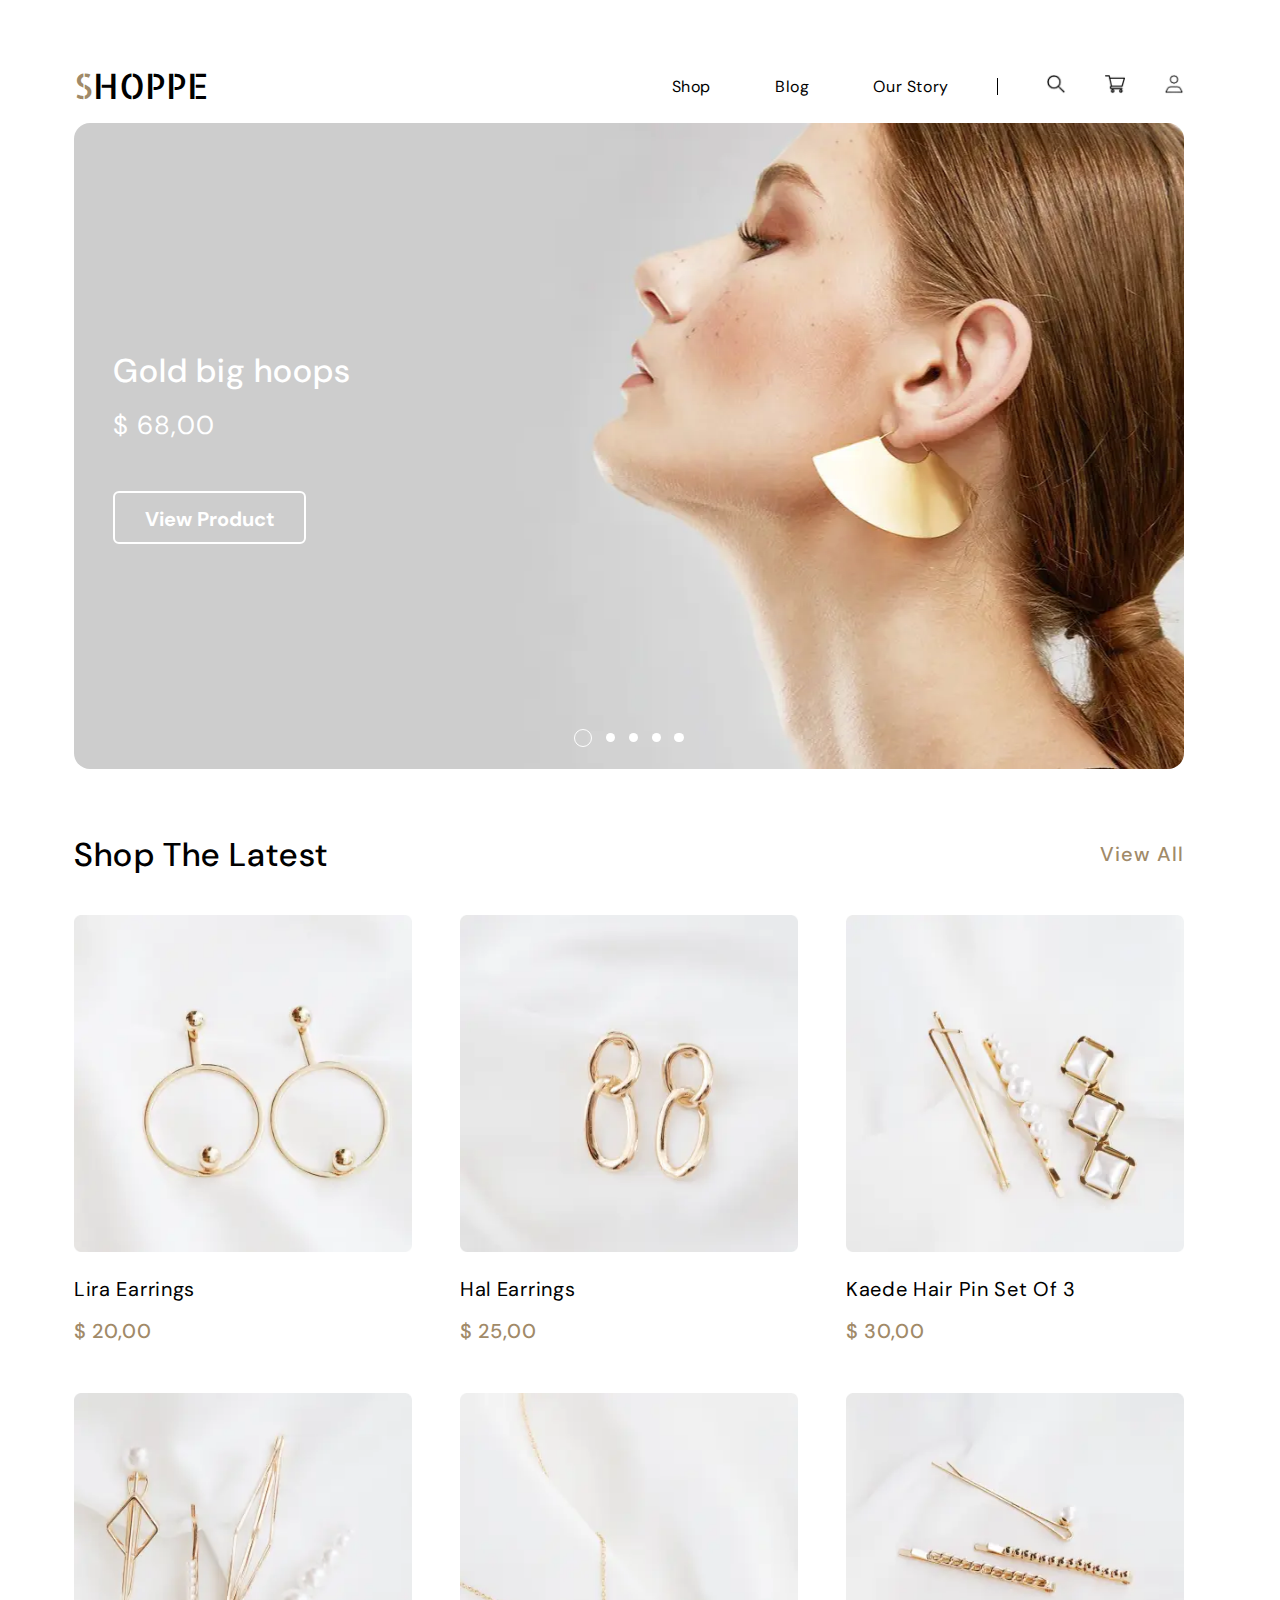
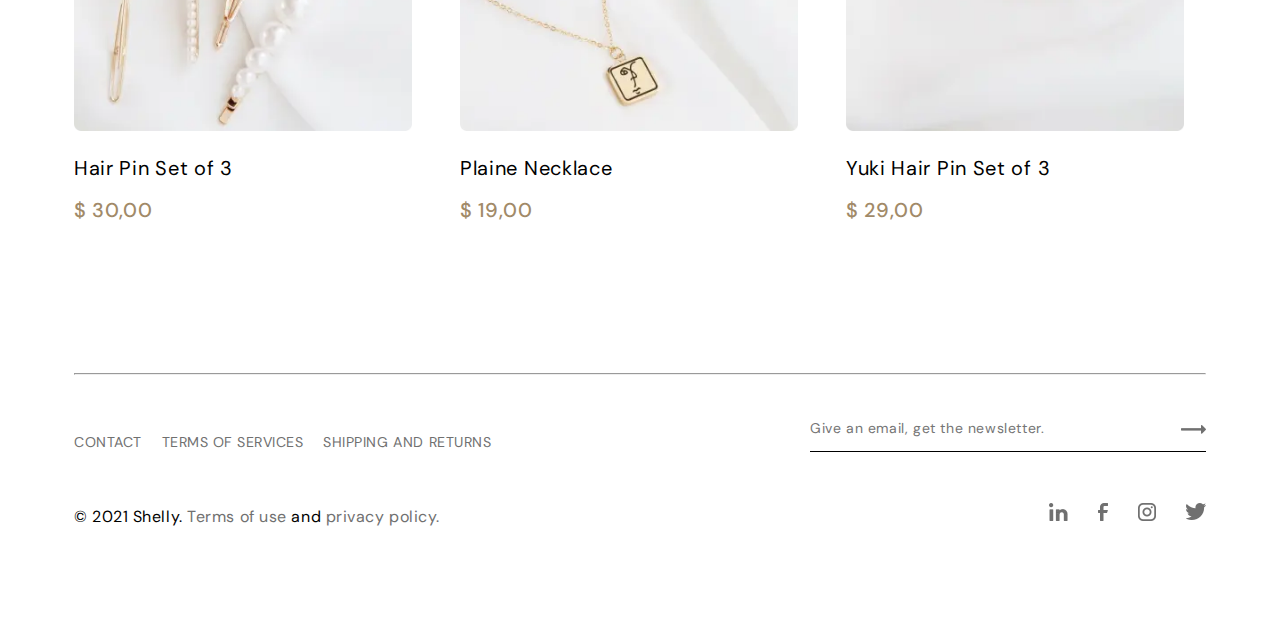
<file: index.html>
<!DOCTYPE html>
<html lang="en">
<head>
    <meta charset="UTF-8">
    <meta name="viewport" content="width=device-width, initial-scale=1.0">
    <title>SHOPPE</title>
    <link rel="preconnect" href="https://fonts.googleapis.com">
    <link rel="preconnect" href="https://fonts.gstatic.com" crossorigin>
    <link href="https://fonts.googleapis.com/css2?family=Allerta+Stencil&family=DM+Sans:opsz,wght@9..40,400;9..40,500;9..40,700&display=swap" rel="stylesheet">
    <link rel="icon" type="image/png" href="images/SHOPPE_logo.png" >
    <link rel="stylesheet" href="css/main.css">
    <link rel="stylesheet" href="css/Home.css">
</head>
<body>
    <header class="header-desktop">
        <div class="header_logo">
            <a href="index.html" class="logo">SHOPPE</a>
        </div>
        <div class="header_links">
            <div class="header_links-text">
                <a href="Product.html" class="header_link-text">Shop</a>
                <a href="Error404.html" class="header_link-text">Blog</a>
                <a href="Story.html" class="header_link-text">Our Story</a>
            </div>
            <div class="stick"></div>
            <div class="header_links-icons">
                <a href="#"><img src="images/search-icon.webp" class="header_link-icon" alt="icon"></a>
                <a href="#"><img src="images/buscket-icon.webp" class="header_link-icon" alt="icon"></a>
                <a href="#"><img src="images/user-icon.webp" class="header_link-icon" alt="icon"></a>
            </div>
        </div>
    </header>
    <header class="header-mobile">
        <div class="header_logo">
            <a href="index.html" class="logo">SHOPPE</a>
        </div>
        <div class="header-mobile_icons">
            <a href="Product.html"><img src="images/full-buscket.webp" alt="icon"></a>
            <a href="Error404.html"><img src="images/burger.webp" alt="icon"></a>
        </div>
    </header>
    <main>
        
        <div class="search-inp">
            <img src="images/search-icon-mobile.webp" alt="icon">
            <input type="search" placeholder="Search" class="search">
        </div>
        <div class="slider">
            <div class="first-slide slide-active">
                <div class="slide-with-button-part">
                    <div class="text-part-in-slide">
                        <h2 class="slider-name-of-product">Gold big hoops</h2>
                        <p class="slider-price">$ 68,00</p>
                    </div>
                    <button class="view-link">View Product</button>
                </div>
                <div class="dots">
                    <span class="dot active" onclick="currentSlide(1)"></span>
                    <span class="dot" onclick="currentSlide(2)"></span>
                    <span class="dot" onclick="currentSlide(3)"></span>
                    <span class="dot" onclick="currentSlide(4)"></span>
                    <span class="dot" onclick="currentSlide(5)"></span>
                </div>
            </div>
            <div class="second-slide slide-non-active">
                <div class="slide-with-button-part">
                    <div class="text-part-in-slide">
                        <h2 class="slider-name-of-product">Beautiful Rings</h2>
                        <p class="slider-price">$ 100,00</p>
                    </div>
                    <button class="view-link">View Product</button>
                </div>
                <div class="dots">
                    <span class="dot" onclick="currentSlide(1)"></span>
                    <span class="dot active" onclick="currentSlide(2)"></span>
                    <span class="dot" onclick="currentSlide(3)"></span>
                    <span class="dot" onclick="currentSlide(4)"></span>
                    <span class="dot" onclick="currentSlide(5)"></span>
                </div>
            </div>
            <div class="third-slide slide-non-active">
                <div class="slide-with-button-part">
                    <div class="text-part-in-slide">
                        <h2 class="slider-name-of-product">Golden Set</h2>
                        <p class="slider-price">$ 200,00</p>
                    </div>
                    <button class="view-link">View Product</button>
                </div>
                <div class="dots">
                    <span class="dot" onclick="currentSlide(1)"></span>
                    <span class="dot" onclick="currentSlide(2)"></span>
                    <span class="dot active" onclick="currentSlide(3)"></span>
                    <span class="dot" onclick="currentSlide(4)"></span>
                    <span class="dot" onclick="currentSlide(5)"></span>
                </div>
            </div>
            <div class="fourth-slide slide-non-active">
                <div class="slide-with-button-part">
                    <div class="text-part-in-slide">
                        <h2 class="slider-name-of-product">Incredible Set</h2>
                        <p class="slider-price">$ 1000,00</p>
                    </div>
                    <button class="view-link">View Product</button>
                </div>
                <div class="dots">
                    <span class="dot" onclick="currentSlide(1)"></span>
                    <span class="dot" onclick="currentSlide(2)"></span>
                    <span class="dot" onclick="currentSlide(3)"></span>
                    <span class="dot active" onclick="currentSlide(4)"></span>
                    <span class="dot" onclick="currentSlide(5)"></span>
                </div>
            </div>
            <div class="fifth-slide slide-non-active">
                <div class="slide-with-button-part">
                    <div class="text-part-in-slide">
                        <h2 class="slider-name-of-product">Golden hoops</h2>
                        <p class="slider-price">$ 40,00</p>
                    </div>
                    <button class="view-link">View Product</button>
                </div>
                <div class="dots">
                    <span class="dot" onclick="currentSlide(1)"></span>
                    <span class="dot" onclick="currentSlide(2)"></span>
                    <span class="dot" onclick="currentSlide(3)"></span>
                    <span class="dot" onclick="currentSlide(4)"></span>
                    <span class="dot active" onclick="currentSlide(5)"></span>
                </div>
            </div>
        </div>
        <div class="shop-the-latest">
            <div class="text-separation">
                <h2 class="first-text-separation">Shop The Latest</h2>
                <a href="Product.html" class="price-link">View All</a>
            </div>
            <div class="shop" >
                <a class="sale-card" href="Product.html">
                    <img alt="picture" src="images/Lira-Earrings.webp" class="product-image">
                    <div class="text-in-sale-card">
                        <p class="name-of-product">Lira Earrings</p>
                        <p class="count-of-product">$ 20,00</p>
                    </div>
                    
                </a>
                <a class="sale-card" href="Product.html">
                    <img alt="picture" src="images/Hal-Earrings.webp" class="product-image">
                    <div class="text-in-sale-card">
                        <p class="name-of-product">Hal Earrings</p>
                        <p class="count-of-product">$ 25,00</p>
                    </div>
                    
                </a>
                <a class="sale-card" href="Product.html">
                    <img src="images/Kaede-Hair-Pin-Set-Of-3.webp" class="product-image" alt="picture">
                    <div class="text-in-sale-card">
                        <p class="name-of-product">Kaede Hair Pin Set Of 3 </p>
                        <p class="count-of-product">$ 30,00</p>
                    </div>
                    
                </a>
                <a class="sale-card" href="Product.html">
                    <img src="images/Hair-Pin-Set-of-3.webp" class="product-image" alt="picture">
                    <div class="text-in-sale-card">
                        <p class="name-of-product">Hair Pin Set of 3</p>
                        <p class="count-of-product">$ 30,00</p>
                    </div>
                    
                </a>
                <a class="sale-card" href="Product.html">
                    <img src="images/Plaine-Necklace.webp" class="product-image" alt="picture">
                    <div class="text-in-sale-card">
                        <p class="name-of-product">Plaine Necklace</p>
                        <p class="count-of-product">$ 19,00</p>
                    </div>
                    
                </a>
                <a class="sale-card" href="Product.html">
                    <img src="images/Yuki-Hair-Pin-Set-of-3.webp" class="product-image" alt="picture">
                    <div class="text-in-sale-card">
                        <p class="name-of-product">Yuki Hair Pin Set of 3</p>
                        <p class="count-of-product">$ 29,00</p>
                    </div>
                </a>
            </div>
            <div class="shop-mobile">
                <a class="sale-card" href="Product.html">
                    <img src="images/Lira-Earrings.webp" alt="picture">
                    <div class="text-in-sale-card">
                        <p class="name-of-product">Lira Earrings</p>
                        <p class="count-of-product">$ 20,00</p>
                    </div>
                </a>
                <a class="sale-card" href="Product.html">
                    <img src="images/Hal-Earrings.webp" alt="picture">
                    <div class="text-in-sale-card">
                        <p class="name-of-product">Ollie Earrings</p>
                        <p class="count-of-product">$ 30,00</p>
                    </div>
                </a>
                <a class="sale-card" href="Product.html">
                    <img src="images/Kaede-Hair-Pin-Set-Of-3.webp" alt="picture">
                    <div class="text-in-sale-card">
                        <p class="name-of-product">Kaede Hair Pin</p>
                        <p class="count-of-product">$ 30,00</p>
                    </div>
                </a>
                <a class="sale-card" href="Product.html">
                    <img src="images/yuki-hair-pin.webp" alt="picture">
                    <div class="text-in-sale-card">
                        <p class="name-of-product">Yuki Hair Pin</p>
                        <p class="count-of-product"><span>$ 29,00</span> $ 25,00</p>
                    </div>
                </a>
            </div>
        </div>
    </main>
    <footer class="footer-desk">
        <hr class="footer-line">
        <div class="top-footer">
            <div class="footer-links">
                <a href="Contact.html" class="footer-link">CONTACT</a>
                <a href="Story.html" class="footer-link">TERMS OF SERVICES</a>
                <a href="Story.html" class="footer-link">SHIPPING AND RETURNS</a>
            </div>
            <div class="footer-input">
                <input class="email" type="email" placeholder="Give an email, get the newsletter.">
                <button class="right-arrow-footer"><img src="images/right-arrow.webp" alt="icon"></button>
            </div>
        </div>
        <div class="bot-footer">
            <p class="terms-of-use"><span>© 2021 Shelly.</span> Terms of use <span>and</span> privacy policy.</p>
            <div class="social-media-icons">
                <a href="#"><img src="images/in.webp" class="social-media-icon" alt="icon"></a>
                <a href="#"><img src="images/facebook.webp" class="social-media-icon" alt="icon"></a>
                <a href="#"><img src="images/instagram.webp" class="social-media-icon" alt="icon"></a>
                <a href="#"><img src="images/twitter.webp" class="social-media-icon" alt="icon"></a>
            </div>
        </div>
    </footer>
    <footer class="footer-mobile">
        <div class="footer-input">
            <input class="email" type="email" placeholder="Give an email, get the newsletter.">
            <img src="images/right-arrow.webp" alt="icon">
        </div>
        <div class="agreement">
            <input type="checkbox">
            <p>i agree to the website’s terms and conditions</p>
        </div>
        <div class="footer-links">
            <a href="Contact.html" class="footer-link">CONTACT</a>
            <a href="Story.html" class="footer-link">TERMS OF SERVICES</a>
            <a href="Story.html" class="footer-link">SHIPPING AND RETURNS</a>
        </div>
        <div class="footer-follow">
            <p>Follow us</p>
            <div class="horizontal-stick"></div>
            <div class="footer-mobile-icons">
                <a href="#"><img src="images/facebook.webp" class="footer-facebook" alt="icon"></a>
                <a href="#"><img src="images/instagram.webp" class="footer-inst" alt="icon"></a>
                <a href="#"><img src="images/twitter.webp" class="footer-twitter" alt="icon"></a>
            </div>
        </div>
        <p class="terms-of-use">© 2020 Shelly. Terms of use and privacy policy.</p>
    </footer>
    <script src="JavaScript/Home.js"></script>
</body>

</html>
</file>
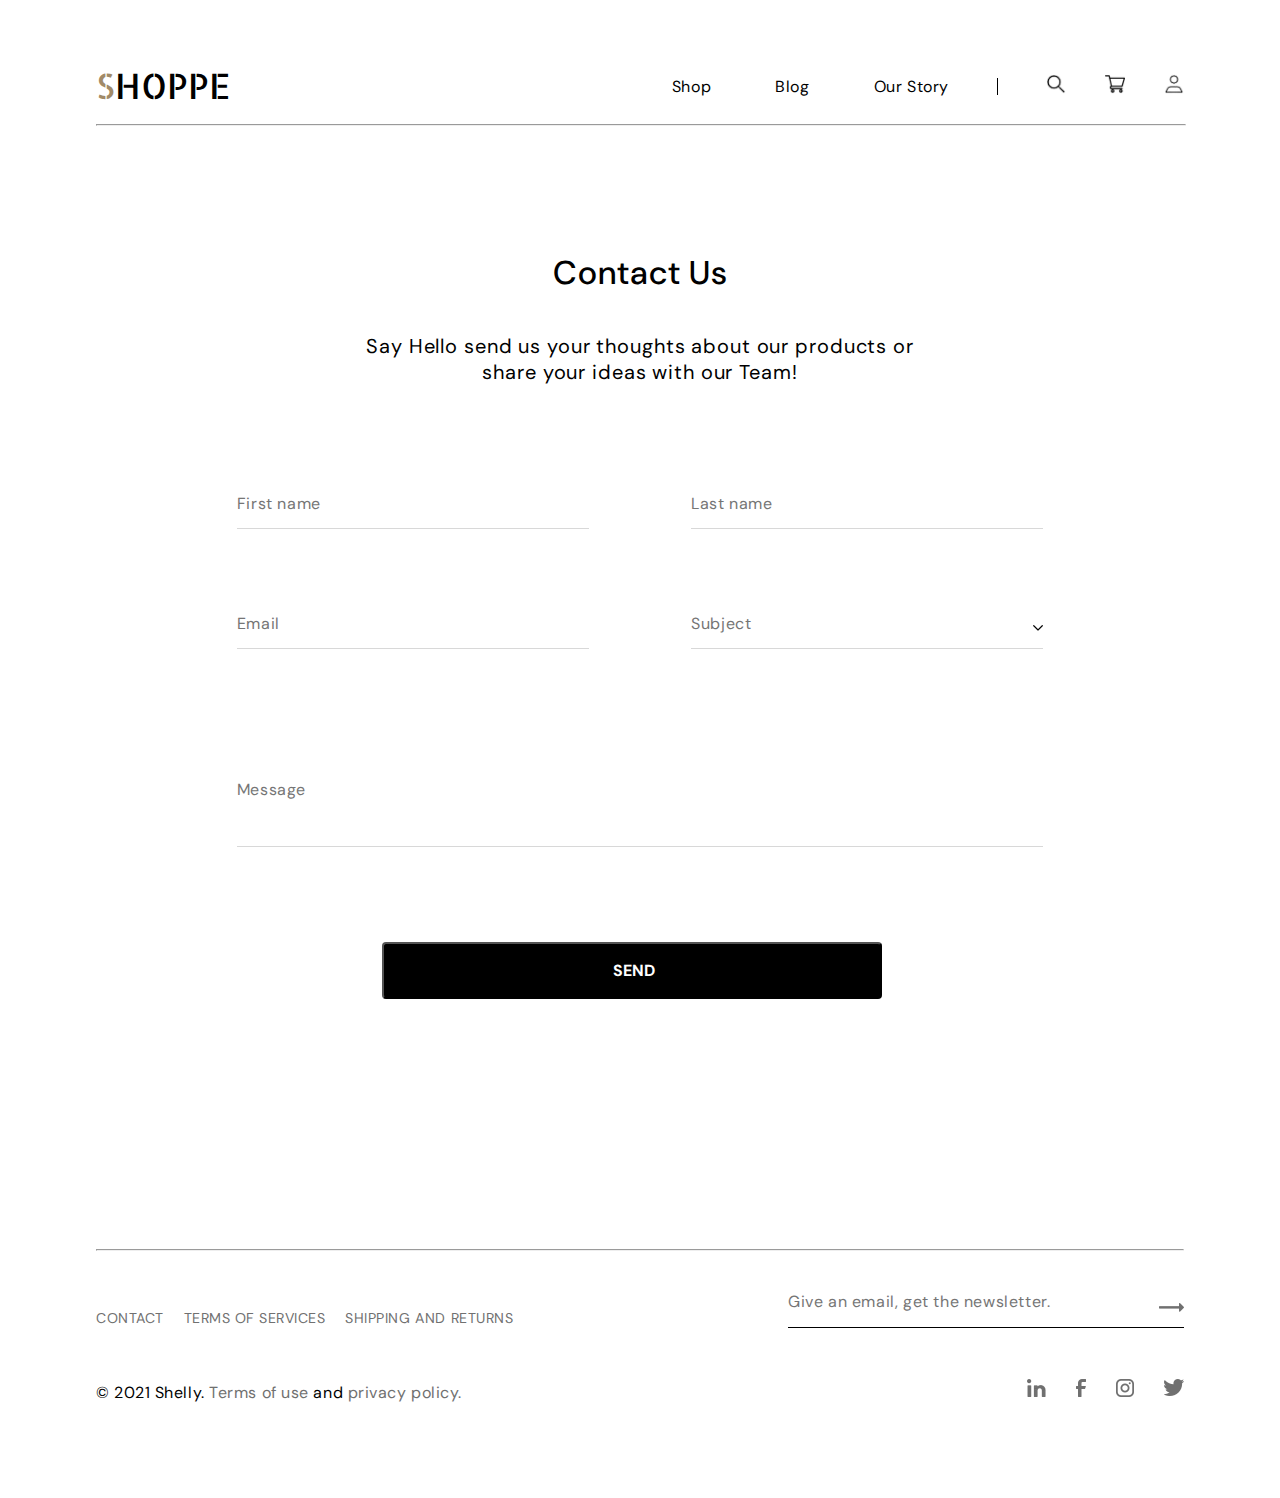
<file: Contact.html>
<!DOCTYPE html>
<html lang="en">
<head>
    <meta charset="UTF-8">
    <meta name="viewport" content="width=device-width, initial-scale=1.0">
    <title>Contact Us</title>
    <link rel="preconnect" href="https://fonts.googleapis.com">
    <link rel="preconnect" href="https://fonts.gstatic.com" crossorigin>
    <link href="https://fonts.googleapis.com/css2?family=Allerta+Stencil&family=DM+Sans:opsz,wght@9..40,400;9..40,500;9..40,700&display=swap" rel="stylesheet">
    <link rel="icon" type="image/png" href="images/SHOPPE_logo.png" >
    <link rel="stylesheet" href="css/main.css">
    <link rel="stylesheet" href="css/Contact.css">
</head>
<body>
    <header class="header-desktop">
        <div class="header_logo">
            <a href="index.html" class="logo">SHOPPE</a>
        </div>
        <div class="header_links">
            <div class="header_links-text">
                <a href="Product.html" class="header_link-text">Shop</a>                
                <a href="Error404.html" class="header_link-text">Blog</a>
                <a href="Story.html" class="header_link-text">Our Story</a>
            </div>
            <div class="stick"></div>
            <div class="header_links-icons">
                <a href="#"><img src="images/search-icon.webp" class="header_link-icon" alt="icon"></a>
                <a href="#"><img src="images/buscket-icon.webp" class="header_link-icon" alt="icon"></a>
                <a href="#"><img src="images/user-icon.webp" class="header_link-icon" alt="icon"></a>
            </div>
        </div>
    </header>
  <hr class="header-line">
  <header class="header-mobile">
    <div class="header_logo">
        <a href="index.html" class="logo">SHOPPE</a>
    </div>
    <div class="header-mobile_icons">
        <a href="Product.html"><img src="images/full-buscket.webp" alt="icon"></a>
        <a href="Error404.html"><img src="images/burger.webp" alt="icon"></a>
    </div>
</header>
  <main>
    <div class="search-inp">
        <img src="images/search-icon-mobile.webp" alt="icon">
        <input type="search" placeholder="Search" class="search">
    </div>
    <div class="text-part">
        <h2 class="contact">Contact Us</h2>
        <h2 class="contact-mob">Contact</h2>
        <p class="contact-hello">Say Hello send us your thoughts about our products or share
            your ideas with our Team!</p>
    </div>
    <div class="inputs">
        <div class="four-inputs">
            <div class="info-input-about"><input type="text" placeholder="First name" class="email"></div>
            <div class="info-input-about"><input type="text" placeholder="Last name" class="email"></div>
            <div class="info-input-about"><input type="email" placeholder="Email" class="email"></div>
                <div class="info-input-about">
                    <input type="text" placeholder="Subject" class="email">
                    <img src="images/arrow-down.webp" alt="icon">
                </div>
        </div>
        <div class="last-input">
            <input type="text" placeholder="Message" class="email large"> 
        </div>
    </div>
    <button class="send-button">SEND</button>
  </main>
  <footer class="footer-desk">
    <hr class="footer-line">
    <div class="top-footer">
        <div class="footer-links">
            <a href="Contact.html" class="footer-link">CONTACT</a>
            <a href="Story.html" class="footer-link">TERMS OF SERVICES</a>
            <a href="Story.html" class="footer-link">SHIPPING AND RETURNS</a>
        </div>
        <div class="footer-input">
            <input class="email" type="email" placeholder="Give an email, get the newsletter.">
            <img src="images/right-arrow.webp" alt="icon">
        </div>
    </div>
    <div class="bot-footer">
        <p class="terms-of-use"><span>© 2021 Shelly.</span> Terms of use <span>and</span> privacy policy.</p>
        <div class="social-media-icons">
            <a href="#"><img src="images/in.webp" class="social-media-icon" alt="icon"></a>
            <a href="#"><img src="images/facebook.webp" class="social-media-icon" alt="icon"></a>
            <a href="#"><img src="images/instagram.webp" class="social-media-icon" alt="icon"></a>
            <a href="#"><img src="images/twitter.webp" class="social-media-icon" alt="icon"></a>
        </div>
    </div>
</footer>
<footer class="footer-mobile">
    <div class="footer-input">
        <input class="email" type="email" placeholder="Give an email, get the newsletter.">
        <button class="right-arrow-footer"><img src="images/right-arrow.webp" alt="icon"></button>
    </div>
    <div class="agreement">
        <input type="checkbox">
        <p>i agree to the website’s terms and conditions</p>
    </div>
    <div class="footer-links">
        <a href="Contact.html" class="footer-link">CONTACT</a>
        <a href="Story.html" class="footer-link">TERMS OF SERVICES</a>
        <a href="Story.html" class="footer-link">SHIPPING AND RETURNS</a>
    </div>
    <div class="footer-follow">
        <p>Follow us</p>
        <div class="horizontal-stick"></div>
        <div class="footer-mobile-icons">
            <img src="images/facebook.webp" class="footer-facebook" alt="icon">
            <img src="images/instagram.webp" class="footer-inst" alt="icon">
            <img src="images/twitter.webp" class="footer-twitter" alt="icon">
        </div>
    </div>
    <p class="terms-of-use">© 2020 Shelly. Terms of use and privacy policy.</p>
</footer>
</body>
</html>
</file>
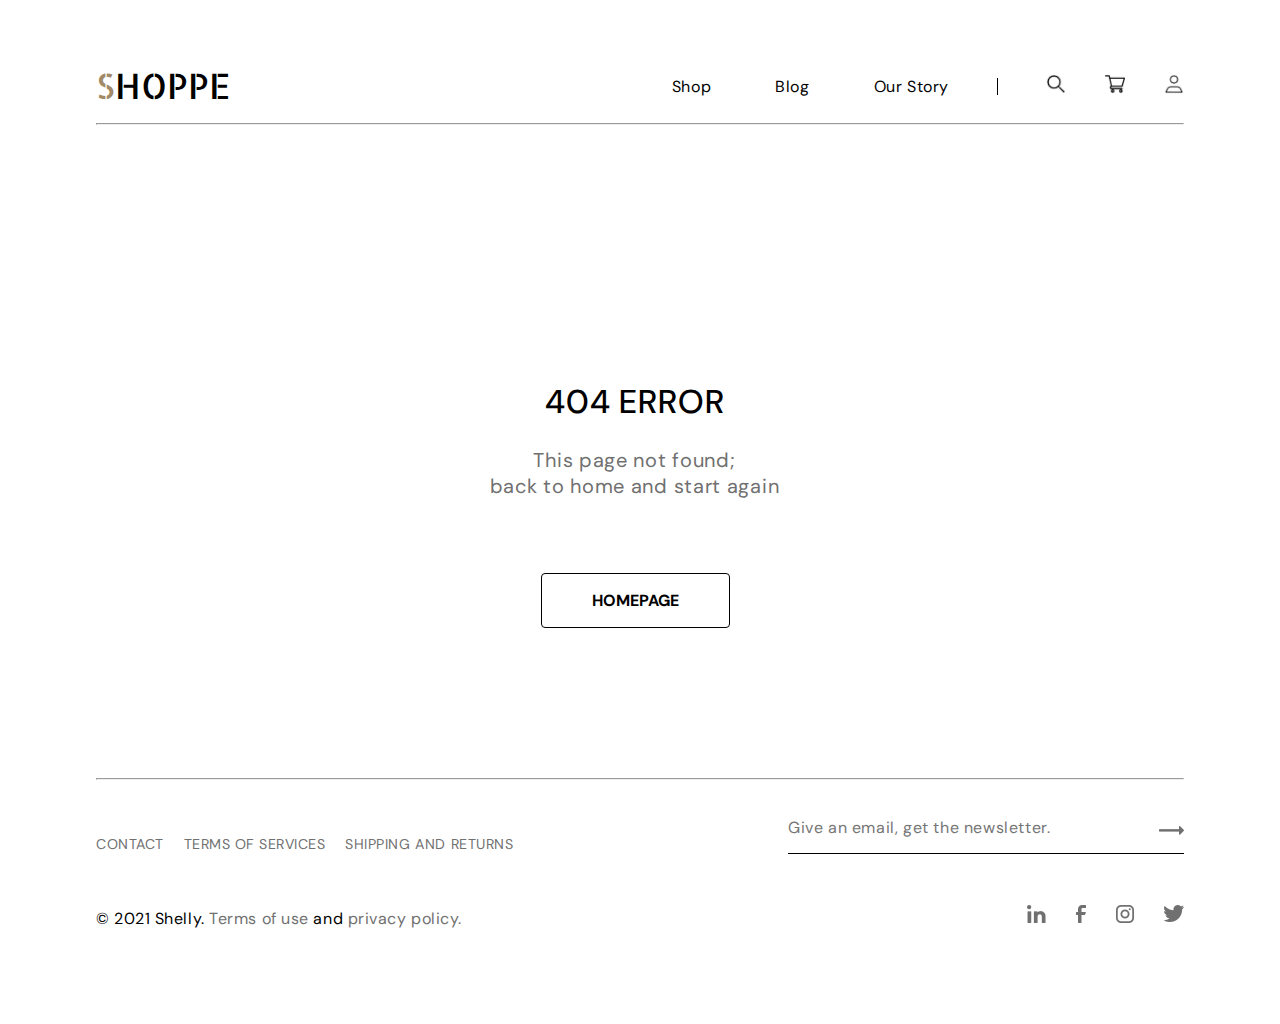
<file: Error404.html>
<!DOCTYPE html>
<html lang="en">
<head>
    <meta charset="UTF-8">
    <meta name="viewport" content="width=device-width, initial-scale=1.0">
    <title>Error 404</title>
    <link rel="preconnect" href="https://fonts.googleapis.com">
    <link rel="preconnect" href="https://fonts.gstatic.com" crossorigin>
    <link href="https://fonts.googleapis.com/css2?family=Allerta+Stencil&family=DM+Sans:opsz,wght@9..40,400;9..40,500;9..40,700&display=swap" rel="stylesheet">
    <link rel="icon" type="image/png" href="images/SHOPPE_logo.png" >
    <link rel="stylesheet" href="css/main.css">
    <link rel="stylesheet" href="css/Error.css">
</head>
<body>
    <header class="header-desktop">
        <div class="header_logo">
            <a href="index.html" class="logo">SHOPPE</a>
        </div>
        <div class="header_links">
            <div class="header_links-text">
                <a href="Product.html" class="header_link-text">Shop</a>
                <a href="Error404.html" class="header_link-text">Blog</a>
                <a href="Story.html" class="header_link-text">Our Story</a>
            </div>
            <div class="stick"></div>
            <div class="header_links-icons">
                <a href="#"><img src="images/search-icon.webp" class="header_link-icon" alt="icon"></a>
                <a href="#"><img src="images/buscket-icon.webp" class="header_link-icon" alt="icon"></a>
                <a href="#"><img src="images/user-icon.webp" class="header_link-icon" alt="icon"></a>
            </div>
        </div>
    </header>
  <hr class="header-line">
  <div class="search-inp">
    <img src="images/search-icon-mobile.webp" alt="icon">
    <input type="search" placeholder="Search" class="search">
</div>
  <main>
    <div class="error">
        <h2 class="err404">404 ERROR</h2>
        <div class="text">
            <p class="not-found">This page not found;</p>
            <p class="not-found">back to home and start again</p>
        </div>
        
            
        <a href="index.html"class="homepage">HOMEPAGE</a>
    </div>
  </main>
  <footer>
    <hr class="footer-line">
    <div class="top-footer">
        <div class="footer-links">
            <a href="Contact.html" class="footer-link">CONTACT</a>
            <a href="Story.html" class="footer-link">TERMS OF SERVICES</a>
            <a href="Story.html" class="footer-link">SHIPPING AND RETURNS</a>
        </div>
        <div class="footer-input">
            <input class="email" type="email" placeholder="Give an email, get the newsletter.">
            <button class="right-arrow-footer"><img src="images/right-arrow.webp" alt="icon"></button>

        </div>
    </div>
    <div class="bot-footer">
        <p class="terms-of-use"><span>© 2021 Shelly.</span> Terms of use <span>and</span> privacy policy.</p>
        <div class="social-media-icons">
            <a href="#"><img src="images/in.webp" class="social-media-icon" alt="icon"></a>
            <a href="#"><img src="images/facebook.webp" class="social-media-icon" alt="icon"></a>
            <a href="#"><img src="images/instagram.webp" class="social-media-icon" alt="icon"></a>
            <a href="#"><img src="images/twitter.webp" class="social-media-icon" alt="icon"></a>
        </div>
    </div>
</footer>
</body>
</html>
</file>
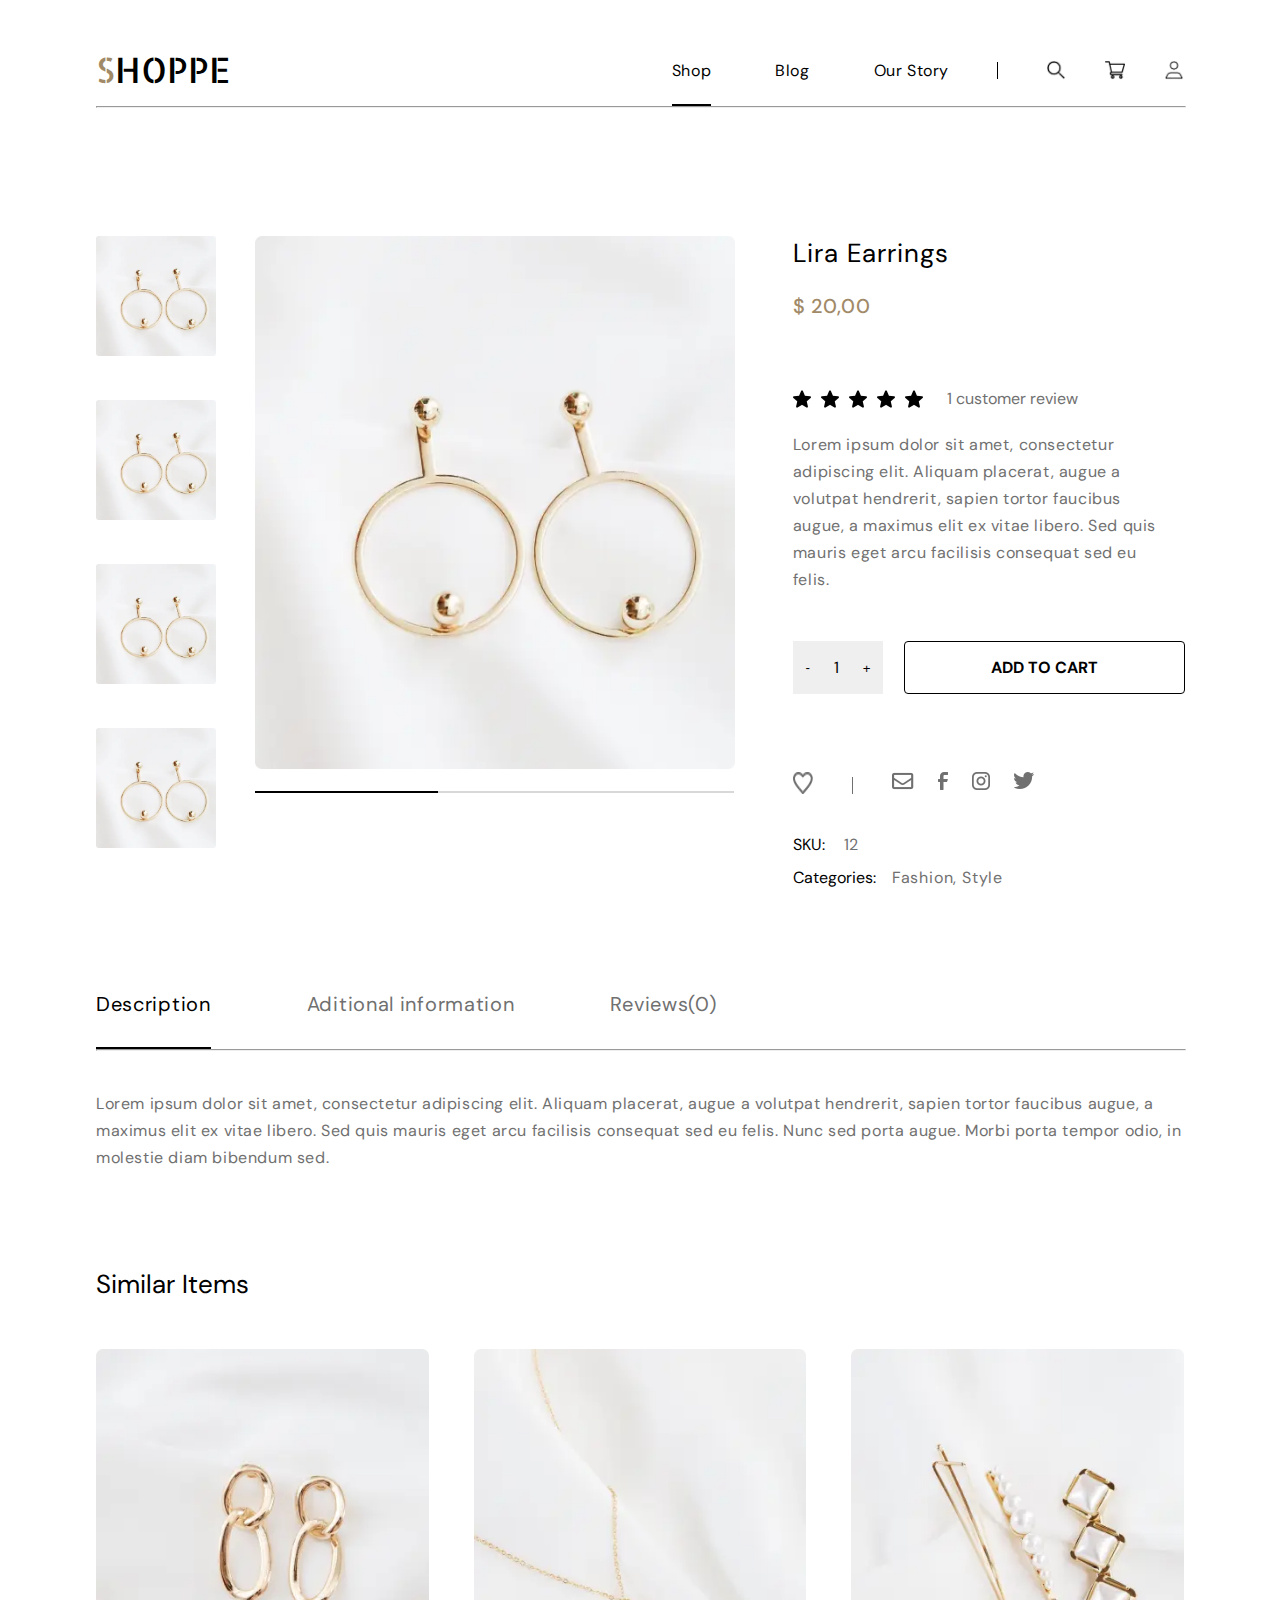
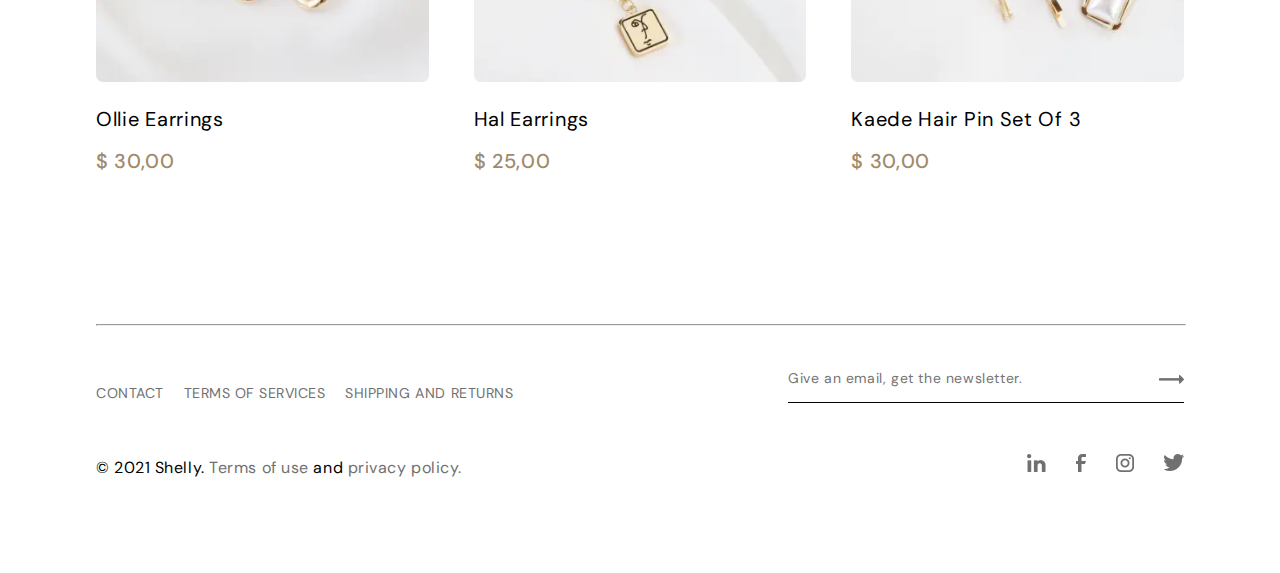
<file: Product.html>
<!DOCTYPE html>
<html lang="en">
<head>
    <meta charset="UTF-8">
    <meta name="viewport" content="width=device-width, initial-scale=1.0">
    <title>SHOPPE shop</title>
    <link rel="preconnect" href="https://fonts.googleapis.com">
    <link rel="preconnect" href="https://fonts.gstatic.com" crossorigin>
    <link href="https://fonts.googleapis.com/css2?family=Allerta+Stencil&family=DM+Sans:opsz,wght@9..40,400;9..40,500;9..40,700&display=swap" rel="stylesheet">
    <link rel="icon" type="image/png" href="images/SHOPPE_logo.png" >
    <link rel="stylesheet" href="css/main.css">
    <link rel="stylesheet" href="css/Product.css">
</head>
<body>
    <header class="header-desktop">
        <div class="header_logo">
            <a href="index.html" class="logo">SHOPPE</a>
        </div>
        <div class="header_links">
            <div class="header_links-text">
                <div class="active-link">
                    <a href="Product.html" class="header_link-text">Shop</a>
                </div>
                
                <a href="Error404.html" class="header_link-text">Blog</a>
                <a href="Story.html" class="header_link-text">Our Story</a>
            </div>
            <div class="stick"></div>
            <div class="header_links-icons">
                <a href="#"><img src="images/search-icon.webp" class="header_link-icon" alt="icon"></a>
                <a href="#"><img src="images/buscket-icon.webp" class="header_link-icon" alt="icon"></a>
                <a href="#"><img src="images/user-icon.webp" class="header_link-icon" alt="icon"></a>
            </div>
        </div>
    </header>
  <hr class="header-line">
  <header class="header-mobile">
    <div class="header_logo">
        <a href="index.html" class="logo">SHOPPE</a>
    </div>
    <div class="header-mobile_icons">
        <a href="Product.html"><img src="images/full-buscket.webp" alt="icon"></a>
        <a href="Error404.html"><img src="images/burger.webp" alt="icon"></a>
    </div>
</header>
  <main>
    <section>
        <div class="product">
            <div class="four-small-img">
                <a href="#"><img src="images/Lira-Earrings.webp" alt="icon"></a>
                <a href="#"><img src="images/Lira-Earrings.webp" alt="icon"></a>
                <a href="#"><img src="images/Lira-Earrings.webp" alt="icon"></a>
                <a href="#"><img src="images/Lira-Earrings.webp" alt="icon"></a>
            </div>
            <div class="main-photo-with-characteristic">
                <div class="slide_product">
                    <img src="images/lira-product.webp" alt="picture">
                    <div class="underline-small">
                        <div class="small-grey"></div>
                        <div class="small-black"></div>
                        <div class="large-grey"></div>
                    </div>
                    <div class="underline">
                        <div class="black"></div>
                        <div class="grey"></div>
                    </div>
                    
                </div>
                
                <div class="characteristic">
                    <div class="starting-info">
                        <h2 class="product_product-name">Lira Earrings</h2>
                        <p class="count-of-product">$ 20,00</p>
                    </div>
                    <div class="review">
                        <div class="stars">
                            <img src="images/star.webp" alt="star">
                            <img src="images/star.webp" alt="star">
                            <img src="images/star.webp" alt="star">
                            <img src="images/star.webp" alt="star">
                            <img src="images/star.webp" alt="star">
                        </div>
                        <p class="views">1 customer review</p>
                    </div>
                    <p class="info-about-product">Lorem ipsum dolor sit amet, consectetur adipiscing elit. Aliquam placerat, augue a volutpat hendrerit, sapien tortor faucibus augue, a maximus elit ex vitae libero. Sed quis mauris eget arcu facilisis consequat sed eu felis. </p>
                    <div class="add">
                        <div class="how-many">
                            <button>-</button>
                             <p>1</p>
                             <button>+</button>
                            </div>
                        <button class="add-to-card">ADD TO CART</button>  
                    </div>
                   <div class="char-bot">
                    <div class="product-icons">
                        <img src="images/like.webp" alt="like">
                        <div class="stick"></div>
                        <div class="another-four-images">
                           <a href="#"><img src="images/mail.webp" alt="icon"></a> 
                           <a href="#"><img src="images/facebook.webp" alt="icon"></a> 
                            <a href="#"><img src="images/instagram.webp" alt="icon"></a>
                           <a href="#"><img src="images/twitter.webp" alt="icon"></a> 
                        </div>
                    </div>
                    <div class="strange-info">
                        <p><span>SKU:</span> 12</p>
                        <p><span>Categories:</span> Fashion, Style</p>
                    </div>
                   </div>
                   
                   
                </div>
                <div class="char-mobile">
                    <p class="name-of-product">Hal Earrings</p>
                    <p class="count-of-product">$ 25,00</p>
                    <button class="add-to-card">ADD TO CART</button>
                    <p class="some-info">Lorem ipsum dolor sit amet, consectetur adipisce elit. Aliquam placerat ...</p>
                    <p class="view-more">View more <span>></span></p>
                   </div>
            </div>
        </div>
        <div class="under-product-info-mobile">
            <hr class="under-top-separation">
            <p class="open-choose">Description <img src="images/arrow-down.webp" alt="icon"></p>
            <p class="open-choose">Additional information <img src="images/arrow-down.webp" alt="icon"></p>
            <p class="open-choose">Reviews(0) <img src="images/arrow-down.webp" alt="icon"></p>
            <hr class="under-bot-separation">
        </div>
        <div class="under-product-info">
            
            <div class="deskr active-link">
                <h3 class="choose-of-info" onclick="changeInfo(1)">Description</h3>
            </div>
            <div class="deskr non-active-link">
                <h3 class="choose-of-info" onclick="changeInfo(2)">Aditional information</h3>
            </div>
            <div class="deskr non-active-link">
                <h3 class="choose-of-info" onclick="changeInfo(3)">Reviews(0)</h3>
            </div>
           
           
        </div>
        <hr class="info-description-separation">
        <div class="under-product-info-style description active-info">Lorem ipsum dolor sit amet, consectetur adipiscing elit. Aliquam placerat, augue a volutpat hendrerit, sapien tortor faucibus augue, a maximus elit ex vitae libero. Sed quis mauris eget arcu facilisis consequat sed eu felis. Nunc sed porta augue. Morbi porta tempor odio, in molestie diam bibendum sed.</div>
        <div class="under-product-info-style additional-information non-active-info">
            <p><span>Weight:</span> 0.3 kg</p>
            <p><span>Dimentions:</span> 15 x 10 x 1cm</p>
            <p><span>Colours:</span> Black,Browns,White</p>
            <p><span>Material</span> Metal</p>
        </div>       
        <div class="under-product-info-style reviews non-active-info">
            <div class="review-all">
                <div class="review-left">
                    <h2 class="count-of-reviews">2 Reviews for lira earings</h2>
                    <div class="users-review">
                        <div class="name-with-date">
                            <h2 class="users-name">Scarlet withch</h2>
                            <p class="date">6 May, 2020</p>
                        </div>
                        
                        <div class="rating">
                            <img src="images/star.webp" alt="star">
                            <img src="images/star.webp" alt="star">
                            <img src="images/star.webp" alt="star">
                            <img src="images/empty-star.webp" alt="star">
                            <img src="images/empty-star.webp" alt="star">
                        </div>
                        <p class="users-review-text">Lorem ipsum dolor sit amet, consectetuer adipiscing elit, sed diam nonummy nibh euismod tincidunt ut laoreet. </p>   
                    </div>
                    <hr class="review-division">
                    <div class="users-review">
                        <div class="name-with-date">
                            <h2 class="users-name">Scarlet withch</h2>
                            <p class="date">6 May, 2020</p>
                        </div>
                        
                        <div class="rating">
                            <img src="images/star.webp" alt="star">
                            <img src="images/star.webp" alt="star">
                            <img src="images/star.webp" alt="star">
                            <img src="images/empty-star.webp" alt="star">
                            <img src="images/empty-star.webp" alt="star">
                        </div>
                        <p class="users-review-text">Lorem ipsum dolor sit amet, consectetuer adipiscing elit, sed diam nonummy nibh euismod tincidunt ut laoreet. Lorem ipsum dolor sit amet, consectetur adipiscing elit. Aliquam placerat.</p>   
                    </div>
                </div>
                <div class="review-right">
                    <h2 class="count-of-reviews">Add a Review</h2>
                    <p class="warning">Your email address will not be published. Required fields are marked *</p>
                    <div class="inputs">
                        <div class="info-input-about">
                            <input type="text" placeholder="Your Review*" class="email">
                        </div>
                        <div class="info-input-about">
                            <input type="text" placeholder="Enter your name*" class="email">
    
                        </div>
                        <div class="info-input-about">
                            <input type="text" placeholder="Enter your Email*" class="email">
    
                        </div>
                    </div>
                    <div class="save-email-inp">
                        <input type="checkbox">
                        <p class="save-email">Save my name, email, and website in this browser for the next time I comment</p>
                    </div>
                   <div class="your-rate">
                    <p>Your Rating*</p>
                    <div class="rate">
                        <img src="images/empty-star.webp" class="empty" alt="star">
                        <img src="images/empty-star.webp" class="empty" alt="star">
                        <img src="images/empty-star.webp" class="empty" alt="star">
                        <img src="images/empty-star.webp" class="empty" alt="star">
                        <img src="images/empty-star.webp" class="empty" alt="star">

                    </div>  
                   </div>
                    <button class="submit">Submit</button>
                </div>
            </div>
        </div>
    </section>
    <section>
        <div class="similar-items">
            <h2 class="similar-items_text">Similar Items</h2>
        </div>
            <div class="shop">
                <a class="sale-card" href="Product.html">
                    <img src="images/Hal-Earrings.webp" class="product-image" alt="product">
                    <div class="text-in-sale-card">
                        <p class="name-of-product">Ollie Earrings</p>
                        <p class="count-of-product">$ 30,00</p>
                    </div>
                </a>
                <a class="sale-card">
                    <img src="images/Plaine-Necklace.webp" class="product-image" alt="product">
                    <div class="text-in-sale-card">
                        <p class="name-of-product">Hal Earrings</p>
                        <p class="count-of-product">$ 25,00</p>
                    </div>
                </a>
                <a class="sale-card">
                    <img src="images/Kaede-Hair-Pin-Set-Of-3.webp" class="product-image" alt="product">
                    <div class="text-in-sale-card">
                        <p class="name-of-product">Kaede Hair Pin Set Of 3</p>
                        <p class="count-of-product">$ 30,00</p>
                    </div>
                </a>
            </div>   
    </section>
    <p class="price-link mob">Continue shopping <span>></span></p>
  </main>
  <footer class="footer-desk">
    <hr class="footer-line">
    <div class="top-footer">
        <div class="footer-links">
            <a href="Contact.html" class="footer-link">CONTACT</a>
            <a href="Story.html" class="footer-link">TERMS OF SERVICES</a>
            <a href="Story.html" class="footer-link">SHIPPING AND RETURNS</a>
        </div>
        <div class="footer-input">
            <input class="email" type="email" placeholder="Give an email, get the newsletter.">
            <button class="right-arrow-footer"><img src="images/right-arrow.webp" alt="icon"></button>

        </div>
    </div>
    <div class="bot-footer">
        <p class="terms-of-use"><span>© 2021 Shelly.</span> Terms of use <span>and</span> privacy policy.</p>
        <div class="social-media-icons">
            <a href="#"><img src="images/in.webp" class="social-media-icon" alt="icon"></a>
            <a href="#"><img src="images/facebook.webp" class="social-media-icon" alt="icon"></a>
            <a href="#"><img src="images/instagram.webp" class="social-media-icon" alt="icon"></a>
            <a href="#"><img src="images/twitter.webp" class="social-media-icon" alt="icon"></a>
        </div>
    </div>
</footer>
<footer class="footer-mobile">
    <div class="footer-input">
        <input class="email" type="email" placeholder="Give an email, get the newsletter.">
        <button class="right-arrow-footer"><img src="images/right-arrow.webp" alt="icon"></button>

    </div>
    <div class="agreement">
        <input type="checkbox">
        <p>i agree to the website’s terms and conditions</p>
    </div>
    <div class="footer-links">
        <a href="Contact.html" class="footer-link">CONTACT</a>
        <a href="Story.html" class="footer-link">TERMS OF SERVICES</a>
        <a href="Story.html" class="footer-link">SHIPPING AND RETURNS</a>
    </div>
    <div class="footer-follow">
        <p>Follow us</p>
        <div class="horizontal-stick"></div>
        <div class="footer-mobile-icons">
            <img src="images/facebook.webp" class="footer-facebook" alt="icon">
            <img src="images/instagram.webp" class="footer-inst" alt="icon">
            <img src="images/twitter.webp" class="footer-twitter" alt="icon">
        </div>
    </div>
    <p class="terms-of-use">© 2020 Shelly. Terms of use and privacy policy.</p>
</footer>
<script src="JavaScript/Product.js"></script>
</body>
</html>
</file>
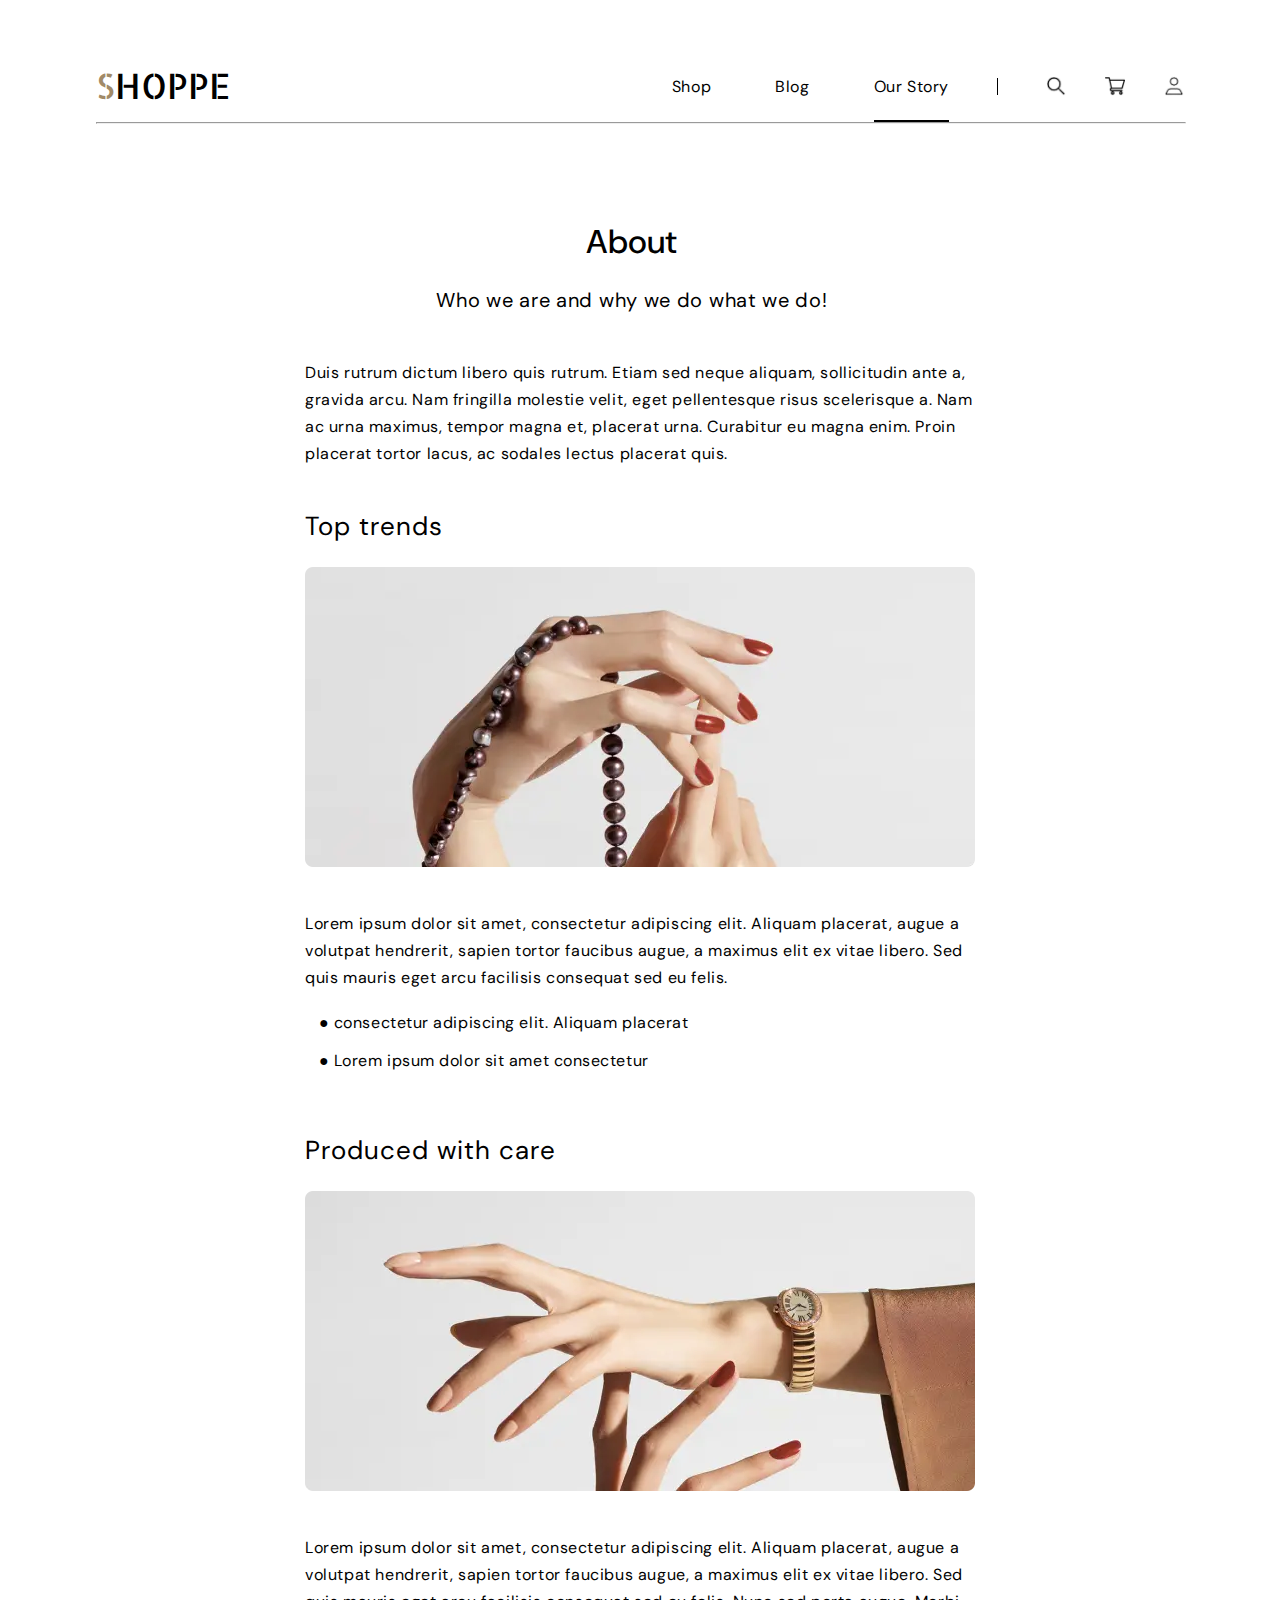
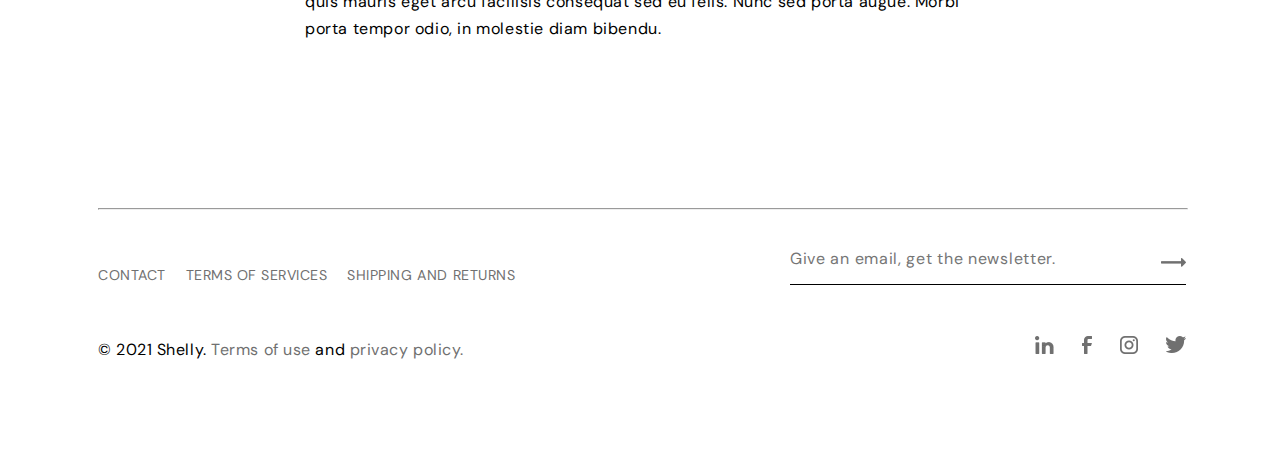
<file: Story.html>
<!DOCTYPE html>
<html lang="en">
<head>
    <meta charset="UTF-8">
    <meta name="viewport" content="width=device-width, initial-scale=1.0">
    <title>About Us</title>
    <link rel="preconnect" href="https://fonts.googleapis.com">
    <link rel="preconnect" href="https://fonts.gstatic.com" crossorigin>
    <link href="https://fonts.googleapis.com/css2?family=Allerta+Stencil&family=DM+Sans:opsz,wght@9..40,400;9..40,500;9..40,700&display=swap" rel="stylesheet">
    <link rel="icon" type="image/png" href="images/SHOPPE_logo.png" >
    <link rel="stylesheet" href="css/main.css">
    <link rel="stylesheet" href="css/Story.css">
</head>
<body>
    <header class="header-desktop">
        <div class="header_logo">
            <a href="index.html" class="logo">SHOPPE</a>
        </div>
        <div class="header_links">
            <div class="header_links-text">
                <a href="Product.html" class="header_link-text">Shop</a>
                <a href="Error404.html" class="header_link-text">Blog</a>
                <div class="active-link">
                <a href="Story.html" class="header_link-text">Our Story</a>

                </div>
                
            </div>
            <div class="stick"></div>
            <div class="header_links-icons">
                <a href="#"><img src="images/search-icon.webp" class="header_link-icon" alt="icon"></a>
                <a href="#"><img src="images/buscket-icon.webp" class="header_link-icon" alt="icon"></a>
                <a href="#"><img src="images/user-icon.webp" class="header_link-icon" alt="icon"></a>
            </div>
        </div>
    </header>
  <hr class="header-line">
  <header class="header-mobile">
    <div class="header_logo">
        <a href="index.html" class="logo">SHOPPE</a>
    </div>
    <div class="header-mobile_icons">
        <a href="Product.html"><img src="images/full-buscket.webp" alt="icon"></a>
        <a href="Error404.html"><img src="images/burger.webp" alt="icon"></a>
    </div>
</header>
  <main>
    <div class="search-inp">
        <img src="images/search-icon-mobile.webp" alt="icon">
        <input type="search" placeholder="Search" class="search">
    </div>
    <div class="main-text">
        <h2 class="about">About</h2>
        <p class="who-we-are">Who we are and why we do what we do!</p>
        <p class="lorem-mobile">Lorem ipsum dolor sit amet, consectetur adipiscing elit. Aliquam placerat, augue a volutpat hendrerit, sapien tortor faucibus augue, a maximus elit ex vitae libero. Sed quis mauris eget </p>
    </div>
    <p class="default-text">Duis rutrum dictum libero quis rutrum. Etiam sed neque aliquam, sollicitudin ante a, gravida arcu. Nam fringilla molestie velit, eget pellentesque risus scelerisque a. Nam ac urna maximus, tempor magna et, placerat urna. Curabitur eu magna enim. Proin placerat tortor lacus, ac sodales lectus placerat quis. </p>
    <div class="item first">
        <h2 class="item-info">Top trends</h2>
        <img class="img-desk" src="images/top-trends.webp" alt="product">
        <img class="img-mob" src="images/Img-desk.webp" alt="product">
        <p class="default-text bot">Lorem ipsum dolor sit amet, consectetur adipiscing elit. Aliquam placerat, augue a volutpat hendrerit, sapien tortor faucibus augue, a maximus elit ex vitae libero. Sed quis mauris eget arcu facilisis consequat sed eu felis. </p>
        <p class="default-text mob">Lorem ipsum dolor sit amet, consectetur adipiscing elit. Aliquam placerat, augue a volutpat hendrerit, sapien tortor faucibus augue, a maximus elit ex vitae libero. Sed quis mauris eget </p>
        <p class="default-text mob">Lorem ipsum dolor sit amet, consectetur adipiscing elit. Aliquam placerat, augue a volutpat hendrerit, sapien tortor faucibus augue, a maximus elit ex vitae libero. Sed quis mauris eget </p>

        <div class="criteries">
            <p class="critery">● consectetur adipiscing elit. Aliquam placerat</p>
            <p class="critery">● Lorem ipsum dolor sit amet consectetur</p>
    </div>
    </div>
    
    <div class="item">
        <h2 class="item-info last">Produced with care</h2>
        <img class="img-desk" src="images/produced-with-care.webp" alt="product">
        <img class="img-mob" src="images/Img-mob.webp" alt="product">
        <p class="default-text bot">Lorem ipsum dolor sit amet, consectetur adipiscing elit. Aliquam placerat, augue a volutpat hendrerit, sapien tortor faucibus augue, a maximus elit ex vitae libero. Sed quis mauris eget arcu facilisis consequat sed eu felis. Nunc sed porta augue. Morbi porta tempor odio, in molestie diam bibendu.</p>
        <p class="default-text mob">Lorem ipsum dolor sit amet, consectetur adipiscing elit. Aliquam placerat, augue a volutpat hendrerit, sapien tortor faucibus augue, a maximus elit ex vitae libero. Sed quis mauris eget </p>

    </div>
</main>
<footer class="footer-desk">
    <hr class="footer-line">
    <div class="top-footer">
        <div class="footer-links">
            <a href="Contact.html" class="footer-link">CONTACT</a>
            <a href="Story.html" class="footer-link">TERMS OF SERVICES</a>
            <a href="Story.html" class="footer-link">SHIPPING AND RETURNS</a>
        </div>
        <div class="footer-input">
            <input class="email" type="email" placeholder="Give an email, get the newsletter.">
            <button class="right-arrow-footer"><img src="images/right-arrow.webp" alt="icon"></button>

        </div>
    </div>
    <div class="bot-footer">
        <p class="terms-of-use"><span>© 2021 Shelly.</span> Terms of use <span>and</span> privacy policy.</p>
        <div class="social-media-icons">
            <a href="#"><img src="images/in.webp" class="social-media-icon" alt="icon"></a>
            <a href="#"><img src="images/facebook.webp" class="social-media-icon" alt="icon"></a>
            <a href="#"><img src="images/instagram.webp" class="social-media-icon" alt="icon"></a>
            <a href="#"><img src="images/twitter.webp" class="social-media-icon" alt="icon"></a>
        </div>
    </div>
</footer>
<footer class="footer-mobile">
    <div class="footer-input">
        <input class="email" type="email" placeholder="Give an email, get the newsletter.">
        <img src="images/right-arrow.webp" alt="icon">
    </div>
    <div class="agreement">
        <input type="checkbox">
        <p>i agree to the website’s terms and conditions</p>
    </div>
    <div class="footer-links">
        <a href="Contact.html" class="footer-link">CONTACT</a>
        <a href="Story.html" class="footer-link">TERMS OF SERVICES</a>
        <a href="Story.html" class="footer-link">SHIPPING AND RETURNS</a>
    </div>
    <div class="footer-follow">
        <p>Follow us</p>
        <div class="horizontal-stick"></div>
        <div class="footer-mobile-icons">
            <img src="images/facebook.webp" class="footer-facebook" alt="icon">
            <img src="images/instagram.webp" class="footer-inst" alt="icon">
            <img src="images/twitter.webp" class="footer-twitter" alt="icon">
        </div>
    </div>
    <p class="terms-of-use">© 2020 Shelly. Terms of use and privacy policy.</p>
</footer>
</body>
</html>
</file>
<file: css/main.css>
*{
    margin: 0;
    padding: 0;
}
body{
    margin: 0 96px;
}



.header-mobile{
    display: none;
}

.logo{
    color:#000000;
    font-family: "Allerta Stencil", sans-serif;
    text-decoration: none;
    font-size: 35px;
    font-weight: 400;
    line-height: 40.5px;
}
.header_logo::first-letter{
    color:#A18A68;
}
.header_link-text{
    font-weight: 400;
    font-family: "DM Sans", sans-serif;
    color: #000000;
    text-decoration: none;
    font-size: 16px;
    line-height: 27px;
    
}

.header_links{
    display: flex;
    align-items: center;
    gap: 48px;
}
.stick{
    height: 17px;
    width: 1px;
    background-color: #000000;
    
}
.header_links-text{
    display: flex;
    gap: 64px;
}
.header_links-icons{
    display: flex;
    gap: 39px;
}
.header_link-icon{
    width: 20px;
    height: 20px;
    }

.slider{
    margin-top: 16px;
    width: 86.7vw;
    height: 646px;
    border-radius:16px;
    background-size: cover;
    
}
.first-slide{
    background-image: url(../images/first-slide.webp);
    height: 646px;
    border-radius:16px;
    width: 86.7vw;
    background-repeat: no-repeat;
    background-size: cover;
    background-position: 80%;

}
a.sale-card{
    display: block;
    text-decoration: none;
}
.second-slide{
    background-image: url(../images/second-slide.webp);
    border-radius:16px;
    width: 86.7vw;
    height: 646px;
    border-radius:16px;
    background-repeat: no-repeat;
    background-size: cover;
    background-position: 80%;

}
.third-slide{
    background-image: url(../images/third-slide.webp);
    border-radius:16px;
    width: 86.7vw;
    height: 646px;
    border-radius:16px;
    background-repeat: no-repeat;
    background-size: cover;
    background-position: 80%;

}
.fourth-slide{
    background-image: url(../images/fourth-slide.avif);
    border-radius:16px;
    width: 86.7vw;
    height: 646px;
    border-radius:16px;
    background-repeat: no-repeat;
    background-size: cover;
    background-position: 80%;
    
}
.fifth-slide{
    background-image: url(../images/fifth-slide.webp);
    border-radius:16px;
    width: 86.7vw;
    height: 646px;
    border-radius:16px;
    background-repeat: no-repeat;
    background-size: cover;
    background-position: 80%;

}
.text-part-in-slide{
    display: flex;
    flex-direction:column;
    gap: 16px;
    
}
.slide-active{
    display: block;
}
.slide-non-active{
    display: none;
}
.slider-name-of-product{
    font-weight: 500;
    font-family: "DM Sans";
    font-size: 33px;
    line-height: 43px;
    color: #FFFFFF;
    letter-spacing: 1px;
}
.slider-price{
    font-weight: 400;
    font-family: "DM Sans";
    font-size: 26px;
    line-height: 35px;
    color: #FFFFFF;
}
.slide-with-button-part{
    padding-top:226px;
    padding-left:39px;
    gap: 48px;
    display: flex;
    flex-direction: column;
}

.dots{
    
    display: flex;
    gap:13.71px;
    align-items: center;
    justify-content: center;
    padding-top: 185px;
}
.dot{
    width: 9.14px;
    height: 9.14px;
    background-color: #ffffff;
    border-radius: 100%;
}
.active{
    background: none;
    border: 1px solid #ffffff;
    width: 16px;
    height: 16px;
}
.first-text-separation{
    font-weight: 500;
    font-size: 33px;
    line-height: 43px;
    font-family: "DM Sans", sans-serif;
    letter-spacing: 1.2px;
}
.text-separation{
    display: flex;
    justify-content: space-between;
    margin-top: 64px;
    align-items: center;
    margin-bottom: 39px;
    width: 86.7vw;
}


.price-link{
    color:#A18A68;
    font-weight: 500;
    font-family: "DM Sans", sans-serif;
    font-size: 20px;
    line-height: 26px;
    text-decoration: none;
    letter-spacing: 0.5px;
}

.sale-card{
    display: flex;
    flex-direction: column;
    gap: 24px;
    
}
.shop{
    display: flex;
    flex-wrap:wrap; 
    width: 86.7vw;

}

.name-of-product{
    font-family: "DM Sans", sans-serif;
    font-weight: 400;
    font-size: 20px;
    line-height: 26px;
    color: #000000;
    text-decoration: none;
}
.count-of-product{
    font-family: "DM Sans", sans-serif;
    font-weight: 500;
    font-size: 20px;
    line-height: 26px;
    color: #A18A68;
    text-decoration: none;

}
.text-in-sale-card{
    display: flex;
    flex-direction:column;
    gap: 16px;
    margin-top: 20px;
}
.terms-of-use{
    font-family: "DM Sans", sans-serif;
    font-size: 16px;
    line-height: 27px;
    color:#707070;
}
.terms-of-use > span{
    color:#000000;
}

.top-footer{
    display: flex; 
    gap: 25.41vw;
    margin-top: 40px;
}
.footer-links{
    display: flex;
    gap: 41px;
    margin-top: 14px;
}
.footer-link{
    font-family: "DM Sans", sans-serif;
    font-weight: 400;
    font-size: 1.11vw;
    line-height: 27px;
    color: #707070;
    text-decoration: none;
}
.footer-link:last-of-type{
    word-spacing: 0.6px;
}
.bot-footer{
    display: flex;
    margin-top: 47px;
    justify-content: space-between;
    padding-bottom: 92px;
}
.footer-line{
    margin-top: 250px;
}
.email{
    color:#707070;
    font-weight: 400;
    font-size: 16px;
    font-family: "DM Sans", sans-serif;
    align-self: flex-start;
    border:none;
    width: 370px;   
}
.email:focus{
    border:none;
    outline:none;
}
.footer-input{
    display: flex;
    justify-content: space-between;
    height: 36px;
    border-bottom: 1px solid #000000;
    width: 396px;
    
}
.footer-input > img{
    width: 25px;
    height: 8.74px;
    padding-top: 12px;
    
}
.social-media-icons{
    display: flex;
    align-items: start;
    gap: 30px;
}
.price-link:hover{
    text-decoration: underline;
}
.header_link-text:hover{
    opacity: 0.7;
}
.header_link-icon:hover{
    opacity: 0.7;
}
.logo:hover{
    opacity: 0.7;
}
.view-link:hover{
    background: #000;
    opacity:0.7;
    cursor:pointer;
}
.product-image:hover{
    opacity:0.7;
    cursor:pointer;
}
.count-of-product:hover{
    text-decoration: underline;
}
.footer-link:hover{
    color:#000000;
    cursor:pointer;
}

.social-media-icon:hover{
    opacity:0.7;
    cursor:pointer;
}
.add-to-card:hover{
    background: #000;
    opacity:0.7;
    color: #ffffff;
    cursor:pointer;
}
.choose-of-info:hover{
    cursor:pointer;
    
    color: #000000;
}
.four-small-img > img:hover{
    opacity:0.7;
    cursor:pointer;
}
.another-four-images > img:hover{
    opacity: 0.7;
    cursor:pointer;

}
.product-icons > img:hover{
    opacity:0.7;
    cursor:pointer;

}
.homepage:hover{
    background: #000;
    opacity:0.7;
    color: #ffffff;
    cursor:pointer;
}
.homepage{
    color:#000000;
    text-decoration: none; 
}
.homepage:hover > a{
    color:#ffffff;
    text-decoration: none;
}
.send-button:hover{
    background: #ffffff;
    color: #000000;
    cursor:pointer;
}
.active-link{
    padding-bottom: 20px;
    border-bottom: 2px solid #000000;
    color:#000000;
}
.dot:hover{
    cursor:pointer;
}
.right-arrow-footer{
    border:0;
    background: none;
    margin-top: -8px;
}
.right-arrow-footer:hover{
    cursor:pointer;
    opacity:0.7;
}
.header_link-text{
    letter-spacing: 0.6px;
}
.header-desktop{
    margin-top: 66px;
}
.terms-of-use{
    letter-spacing: 0.55px;
}
.footer-link{
    letter-spacing: 0.6px;
}
.email{
    letter-spacing: 0.6px;
}
</file>
<file: css/Home.css>
.footer-line{
    margin-top: 253px;
}
.sale-card:nth-child(even){
    width: 377px;
}
.sale-card:nth-last-child(-n+3){
    margin-top: 29px;
}
.shop{
    gap: 55px;
    justify-content: space-between;
}
.header-desktop{
    margin-top: 66px;
}
.header_links-text{
    display: flex;
    gap: 64px;
}

.header_link-text{
    letter-spacing: 0.6px;
}
.slider-price{
    letter-spacing: 1px;
}
.name-of-product{
    letter-spacing: 0.7px;
}
.count-of-product{
    letter-spacing: 0.7px;
}
.terms-of-use{
    letter-spacing: 0.55px;
}
.footer-link{
    letter-spacing: 0.6px;
}
.email{
    letter-spacing: 0.6px;
}
.price-link:first-of-type{
    letter-spacing: 1px;
}



.search{
    background-color: #EFEFEF;
    border:none;
    width: 250px;
    outline:none;
}
.search:focus{
    border: none;
}
.search-inp{
    display: none;
    height: 32px;
    background-color: #EFEFEF;
    border-radius: 4px;
   
}
.search-inp>img{
    width: 12px;
    height: 12px;
    padding-left: 10px;
}
.product-image{
    width: 380px;
    height: 380px;
}
.count-of-product > span{
    text-decoration: line-through;
    color:red
}
.agreement{
    display: flex;
    align-items: center;
    gap:4px;   
    margin-top: 12px;
}
.agreement > p{
    font-size: 12px;
    font-weight: 400;
    line-height: 20px;
    letter-spacing: 0;
}
.agreement > input{
    border-radius:2px;
    width: 13px;
    height: 13px;
}
.shop-mobile{
    display: none;
}
.footer-mobile{
    display: none;
}
.view-link{
    background: none;
    border: 2px solid #ffffff;
    color: #ffffff;
    font-family: "DM Sans", sans-serif;
    font-weight: 700;
    font-size: 20px;
    padding: 13px 28px 13px 28px;
    border-radius: 6px;
    width: 193px;
    height: 53px;
    letter-spacing: 0;
}
.header-desktop{
    width: 86.7vw;
    display: flex;
    align-items: center;
    justify-content: space-between;
}

@media only screen and (min-width: 320px) and (max-width: 480px){
    .header-mobile{
        display: flex;
        justify-content: space-between;
        margin-top: 5px;
    }
    .first-slide{
        background-image: url(../images/first-slide-mobile.webp);
    }
    .shop{
        display: none;
    }
    .shop-mobile{
        display: flex;
        flex-wrap:wrap;
        justify-content: space-between;
    }
    a.sale-card{
        display: flex;
    }
    
    .sale-card:nth-last-child(-n+3){
        margin: 0;
    }
    .sale-card:nth-last-child(-n+2){
        margin-top: 24px;
        }
    .search-inp{
        display: flex;
        
        align-items: center;
        gap: 8px;    
    }
    .header-mobile_icons{
        display: flex;
        gap: 13px;
        align-items: start;
        padding-top: 8px;
        }
    body{
        margin: 0 5vw;
    }
    .logo{
        font-size: 25px;
        line-height: 40.5px;
        font-weight: 400;
    }
    .header-desktop{
        display: none;
    }
    .slider{
        width: 90vw;
        height: 360px;
        border-radius: 8px;
    }
    
    .text-part-in-slide{
        gap: 3px;
    }
    .slide-with-button-part{
        padding-top: 240px;
        padding-left: 8px;
        gap: 16px;
    }
    .first-slide{
        height: 360px;
        width: 90vw;
    }
    .second-slide{
        height: 360px;
        width: 90vw;
    }
    .third-slide{
        height: 360px;
        width: 90vw;
    }
    .fourth-slide{
        height: 360px;
        width: 90vw;
    }
    .fifth-slide{
        height: 360px;
        width: 90vw;
    }
    .dot{
        width: 4px;
        height: 4px;
    }
    .dot.active{
        width: 7px;
        height: 7px;
    }
    .slider-name-of-product{
        font-size: 20px;
        line-height: 26px;
        height: 20px;
        letter-spacing: 0;
    }
    .slider-price{
        font-size: 14px;
        height: 20px;
        letter-spacing: 0;
    }
    .view-link{
        font-size: 12px;
        padding: 3px 4px;
        line-height: 20px;
        width: 92px;
        height: 32px;
        letter-spacing: 0;
    }
    .dots{
        padding-top: 11px;
        gap: 6px;
    }
    .first-text-separation{
        font-size: 16px;
        font-weight: 400;
        line-height: 27px;
        letter-spacing: 0;
    }
    .text-separation{
        margin-top: 20px;
        margin-bottom: 13px;
        width: 90vw;
    }
    .price-link:first-of-type{
        font-size: 14px;
        font-weight: 400;
        line-height: 22px;
        letter-spacing: 0;
    }
    .product-image{
        width: 42.5vw;
        height: 42.5vw;
    }
    .sale-card{
        gap: 4px;
        width: 42.5vw;
    }
    .sale-card:nth-child(even){
        width: 42.5vw;
    }
    .text-in-sale-card{
        gap:4px; 
        margin-top: 0;  
        
    }
    .name-of-product{
    font-size: 14px;
    line-height: 22px;
    font-weight: 400;
    letter-spacing: 0;
    }
    .count-of-product{
        font-size: 12px;
        font-weight: 400;
        line-height: 20px;
        letter-spacing: 0;
    }
    
    .count-of-product:last-of-type{
        display: flex;
        gap: 8px;
    }
    .footer-desk{
        display: none;
    }
    .footer-mobile{
        margin-top: 94px;
        display: flex;
        flex-direction: column;
        font-family: "DM Sans", sans-serif;
    }
    .footer-input{
        width: 90vw;
        height: 24px;
       
    }
    .footer-input > img{
        padding-top: 8px;
        width: 15px;
        height: 5px;
    }
    .email{
        font-size: 12px;
        font-weight: 400;
        line-height: 20px;
        letter-spacing: 0;
    }
    .footer-links{
        display: flex;
        flex-direction: column;
        gap:8px;
        margin-top: 40px;    
    }
    .footer-link{
        font-size: 12px;
        letter-spacing: 0;
        font-weight: 400;
        line-height: 20px;
    }
    .footer-follow{
        display: flex;
        align-items: center;
        margin-top: 32px;
    }  
    .footer-follow > p{
        font-weight: 400;
        font-size: 12px;
        line-height: 20px;
        letter-spacing: 0;
    }
    .horizontal-stick{
        background: #000;
        height: 2px;
        width: 47px;
        margin-left: 16px;
        margin-right: 8px;
        margin-top:5px;
    }
    .footer-mobile-icons{
        display: flex;
        gap: 16px;
    }
    .footer-inst{
        width: 12px;
        height: 12px;
    }
    .footer-facebook{
        width: 7px;
        height: 12px;
    }
    .footer-twitter{
    width: 14px;
    height: 12px;
    }
    .terms-of-use{
        font-size: 12px;
        font-weight: 400;
        color: #707070;
        line-height: 20px;
        margin-top: 36px;
        margin-bottom: 19px;
        letter-spacing: 0;
    }
}
@media only screen and (min-width: 481px) and (max-width: 768px) {

    .header-mobile_icons{
        display: flex;
        gap: 30px;
        align-items: center;
        padding-top: 8px;
        }
        .search-inp{
            display: flex;
            align-items: center;
            gap: 8px;    
            width: 90vw;
            margin-top: 10px;
        }
        .search-inp > input{
            width: 70vw;
            padding-top: 0;
        }
        .search-inp > img{
            padding-top: 0;
        }
        .dots{
            padding-top: 50px;
        }
        .text-separation{
            width: 90vw;
        }
        .first-text-separation{
            font-size: 25px;
        }
        .price-link:first-of-type{
            font-size: 17px;
        }
    body{
        margin: 0 32px;
    }
    .header-desktop{
        display: none;
    }
    .header-mobile{
        display: flex;
        justify-content: space-between;
        margin-top: 5px;
        width: 90vw;
        align-items: center;
    }
    .slider{
        width: 90vw;
        height: 500px;
    }
    .first-slide{
        width: 90vw;
        height: 500px;
    }
    .second-slide{
        width: 90vw;
        height: 500px;
    }
    .third-slide{
        width: 90vw;
        height: 500px;
    }
    .fourth-slide{
        width: 90vw;
        height: 500px;
    }
    .fifth-slide{
        width: 90vw;
        height: 500px;
    }
    .sale-card:nth-last-child(-n+3){
        margin-top: 0;

    }
    .sale-card:nth-child(n+3){
        margin-top: 3.82vw;
    }
    
    .sale-card:nth-last-child(-n+2){
        margin-top: 10px;
        }
    .sale-card > img{
        width: 33vw;
        height: 33vw;
    }
    .sale-card{
        width: 33vw;
        gap:16px;
    }
    .text-in-sale-card{
        width: 33vw;
    }
    .sale-card:nth-child(even){
        width: 33vw;
    }
    
    
    .shop{
        justify-content: space-around;
        gap: 0;
        width: 90vw;
    }
    
    .name-of-product{
        font-size: 15px;
    }
    .count-of-product{
        font-size: 15px;
    }
    .text-in-sale-card{
        gap:3px;
    }
    .footer-line{
        margin-top: 50px;
    }
    .top-footer{
        gap:0;
        flex-direction: column;
        align-items: start;
        gap: 30px;
        
    }
    .footer-links{
        display: flex;
        justify-content: space-between;
        width: 90vw;
    }
    .footer-link{
        font-size: 14px;
        letter-spacing: 0;
        word-spacing: 0;
    }
    .footer-input{
        height: 32px;
        
       
    }
    .bot-footer{
        margin-top: 25px;
        display: flex;
        flex-direction: column;
        gap: 10px;

    }
    .footer-input > img{
        width: 18px;
        height: 6px;
    }
    


}
@media only screen and (min-width: 769px) and (max-width: 1024px) {
    
    body{
        margin: 0 64px;
    }
    .sale-card:nth-last-child(-n+3){
        margin-top: 0;

    }
    .sale-card:nth-child(n+3){
        margin-top: 3.82vw;
    }
    .shop{
        justify-content: space-around;
        gap:0;
    }
    .footer-line{
        margin-top: 100px;
    }
    .top-footer{
        justify-content: space-between;
        gap: 0;
    }
    .footer-link{
        letter-spacing: 0;
    }
    .email{
        font-size: 12px;
        width: 30vw;
    }
    .footer-input{
        height: 20px;
        width: 33vw;
    }
    .footer-input > img{
        width: 18px;
        height: 6px;
    }
    .sale-card > img{
        width: 32vw;
        height: 32vw;
    }
    .sale-card{
        width: 32vw;
        gap:16px;
    }
    .sale-card:nth-child(even){
        width: 32vw;
    }
    .top-footer{
        align-items: center;
    }
    
    .slider{
        height: 500px;
    }
    .first-slide{
        height: 500px;
    }
    .second-slide{
        height: 500px;
    }
    .third-slide{
        height: 500px;
    }
    .fourth-slide{
        height: 500px;
    }
    .fifth-slide{
        height: 500px;
    }
  
    .header_links-text{
        gap: 30px;
    }
    .header_links-icons{
        gap: 25px;
    }
    .header_links{
        gap: 20px;
    }
    .first-text-separation{
        font-size: 28px;
    }
    .price-link:first-of-type{
        font-size: 18px;
    }
    .name-of-product{
        font-size: 17px;
    }
    .count-of-product{
        font-size: 17px;
    }
    .text-in-sale-card{
        gap:5px;
    }
    
    .dots{
        padding-top: 50px;
    }
    .footer-desk{
        width: 86.7vw;
    }
    .footer-link{
        font-size: 12px;
    }
    .footer-links{
        gap: 1vw;
    }

}
@media only screen and (min-width: 1025px) and (max-width: 1439px){
    .shop{
        justify-content: space-between;
        gap:0;
        width: 86.7vw;
    }
    body{
        margin: 0 74px;
    }
    .email{
        font-size: 14px;
        width: 30vw;
        height: 25px;
    }
    
    .sale-card:nth-last-child(-n+3){
        margin-top: 3.82vw;
    }
    .sale-card > img{
        width: 26.4vw;
        height: 26.4vw;
    }
    .sale-card{
        width: 26.4vw;
    }
    .sale-card:nth-child(even){
        width: 26.4vw;
    }
    
    .footer-line{
        margin-top: 150px;
    }
    .footer-link{
        
        letter-spacing: 0.5px;
    }
    .top-footer{
        justify-content: space-between;
        gap: 0;
    }
    .footer-links{
        gap: 20px;
    }
}
</file>
<file: css/Contact.css>
.header-line{
    margin-top: 17px;
    margin-bottom: 125px;
}
.contact{
    font-weight: 500;
    font-size: 33px;
    line-height: 43px;
    text-align: center;
    letter-spacing: 1px;
    margin-left: -30px;
}
.text-part{
    font-family: "DM Sans", sans-serif;
    align-items: center;
    justify-content: center;
    display: flex;
    flex-direction: column;
    gap: 39px;
    margin-bottom: 108px;
}

.contact-hello{
font-weight: 400;
font-size: 20px;
line-height: 26px;
width: 600px;
text-align: center;
letter-spacing: 0.88px;
}
.info-input-about{
    width: 396px;
    padding-bottom: 14px;
    border-bottom: 1px solid #D8D8D8;
    font-weight: 400;
    font-size: 16px;
    letter-spacing: 0.7px;
    display: flex;
    justify-content: space-between;
}




.email.large{
    padding-bottom: 46px;
}
.four-inputs{
    display: flex;
    flex-wrap:wrap;
    gap: 116px;
    justify-content: center;
}

.inputs{
    font-family: "DM Sans", sans-serif;
    color:#707070;
    width: 908px;
    
}
.header-desktop{
    margin-top: 66px;
}
.info-input-about > img{
    align-self: center;
    padding-top: 10px;
}
.info-input-about:nth-last-child(-n + 2){
    margin-top: -18px;
}
.last-input > p {
    padding-bottom: 46px;
}
.last-input{
    margin-top: 130px;
    border-bottom:1px solid #D8D8D8;
    width: 908px;

}
.send-button{
    background-color: #000000;
    color: #ffffff;
    border-radius: 4px;
    font-weight: 700;
    font-family: "DM Sans", sans-serif;
    font-size: 16px;
    padding: 16px 229px;
    margin-top: 95px;
    width: 500px;
    margin-left: -16px;
}

.header-desktop{
    display: flex;
    justify-content: space-between;
}
main{
    display: flex;
    flex-direction: column;
    justify-content: center;
    align-items: center;
}
.search{
    background-color: #EFEFEF;
    border:none;
    width: 250px;
    outline:none;
}
.search:focus{
    border: none;
}
.search-inp{
    display: none;
    height: 32px;
    background-color: #EFEFEF;
    border-radius: 4px;
    gap: 8px;
   
}
.search-inp>img{
    width: 12px;
    height: 12px;
    padding-left: 10px;
}
.agreement{
    display: flex;
    align-items: center;
    gap:4px;   
    margin-top: 12px;
}
.agreement > p{
    font-size: 12px;
    font-weight: 400;
    line-height: 20px;
}
.agreement > input{
    border-radius:2px;
    width: 13px;
    height: 13px;
}
.footer-mobile{
    display: none;
}
.contact-mob{
    display: none;
}
/*
.email{
    letter-spacing: 0;
}
.top-footer{
    margin-top: 39px;
}

.footer-link{
    letter-spacing: 0.6px;
}
.email{
    letter-spacing: 0.6px;
}
.terms-of-use{
    letter-spacing: 0.55px;
}
.header_link-text{
    letter-spacing: 0.6px;
}

*/
@media only screen and (min-width: 320px) and (max-width: 480px){
    .header-mobile{
        display: flex;
        justify-content: space-between;
        margin-top: 5px;
        width: 90vw;

    }
    .contact-mob{
        display: block;
        font-size: 20px;
        font-weight: 400;
        align-self: start;
        width: 90vw;
    }
    .info-input-about{
        padding-bottom: 4px;
        
        font-size: 12px;
    }
   
    .contact{
        display: none;
    }
    .search-inp{
        display: flex;
        letter-spacing: 0;
        font-size: 12px;
        align-items: center;
        gap: 8px;    
        padding-top: 2px;
    }
    .search{
        width: 85vw;
    }
    .header-mobile_icons{
        display: flex;
        gap: 10px;
        align-items: start;
        padding-top: 8px;
        }
    body{
        margin: 0 5vw;
    }
    .logo{
        font-size: 25px;
        line-height: 40.5px;
        font-weight: 400;
    }
    .header-desktop{
        display: none;
    }
    .footer-desk{
        display: none;
    }
    .footer-mobile{
        margin-top: 94px;
        display: flex;
        flex-direction: column;
        font-family: "DM Sans", sans-serif;
    }
    .footer-input{
        width: 90vw;
        height: 24px;
       
    }
    .four-inputs{
        gap: 47px;
        flex-direction: column;
    }
    .footer-input > img{
        padding-top: 8px;
        width: 15px;
        height: 5px;
    }
    .email{
        font-size: 12px;
        font-weight: 400;
        line-height: 20px;
        letter-spacing: 0;
        width: 90vw;
    }
    .footer-links{
        display: flex;
        flex-direction: column;
        gap:8px;
        margin-top: 40px;    
    }
    .footer-link{
        font-size: 12px;
        letter-spacing: 0;
        font-weight: 400;
        line-height: 20px;
    }
    .footer-follow{
        display: flex;
        align-items: center;
        margin-top: 32px;
    }  
    .footer-follow > p{
        font-weight: 400;
        font-size: 12px;
        line-height: 20px;
        letter-spacing: 0;
    }
    .horizontal-stick{
        background: #000;
        height: 2px;
        width: 47px;
        margin-left: 16px;
        margin-right: 8px;
        margin-top:5px;
    }
    .footer-mobile-icons{
        display: flex;
        gap: 16px;
    }
    .footer-inst{
        width: 12px;
        height: 12px;
    }
    .footer-facebook{
        width: 7px;
        height: 12px;
    }
    .footer-twitter{
    width: 14px;
    height: 12px;
    }
    .terms-of-use{
        font-size: 12px;
        font-weight: 400;
        color: #707070;
        line-height: 20px;
        margin-top: 36px;
        margin-bottom: 19px;
        letter-spacing: 0;
    }
    .inputs{
        width: 90vw;
    }
    .info-input-about{
        width: 90vw;
    }
    .info-input-about:last-child{
        padding-bottom: 4px;
        align-items: center;
    }
    .info-input-about:last-child > img{
        padding-top: 0;
    }
    .last-input{
        width: 90vw;
        margin-top: 44px;
    }
    .email.large{
        padding-bottom: 65px;
    }
    .info-input-about:nth-last-child(-n + 2) {
        margin: 0;
    }
    .send-button{
        width: 90vw;
        font-weight: 400;
        padding: 6px 0;
        font-size: 12px;
        margin-top: 24px;
        margin-left: 0;
    }
    .footer-input > .email{
        letter-spacing: 0.8px;
        font-size: 14px;
        line-height: 18px;
    }
    .contact-hello{
        display: none;
    }
    .text-part{
        margin-top: 39px;
        margin-bottom: 62px;
    }
    .search-inp{
        width: 90vw;
    }

    .header-line{
        display: none;
    }


}
@media only screen and (min-width: 481px) and (max-width: 768px) {
    body{
        margin: 0 5vw;
    }
    .footer-links{
        display: flex;
        justify-content: space-between;
        width: 90vw;
    }
    .footer-link{
        font-size: 14px;
        letter-spacing: 0;
        word-spacing: 0;
    }
    .footer-input{
        height: 32px;
        
       
    }
    .bot-footer{
        margin-top: 25px;
        display: flex;
        flex-direction: column;
        gap: 10px;

    }
    .footer-input > img{
        width: 18px;
        height: 6px;
    }
    .header-desktop{
        display: none;
    }
    .header-mobile{
        display: flex;
        justify-content: space-between;
        margin-top: 5px;
        width: 90vw;
        align-items: center;
    }
    .header-mobile_icons{
        display: flex;
        gap: 30px;
        align-items: center;
        padding-top: 8px;
        }
        main{
            margin-top: 30px;
        }
        .footer-line{
            width: 90vw;
        }
        .top-footer{
            gap:0;
            flex-direction: column;
            align-items: start;
            gap: 30px;
            
        }
        .header-line{
            display: none;
        }
        .search-inp{
            display: flex;
            width: 90vw;
            align-items: center;
        }
        .search{
            width: 85vw;
        }
        .four-inputs{
            flex-direction: column;
            justify-content: center;
        }
        .inputs{
            width: 90vw;
        }
        .info-input-about{
            width: 90vw;
        }
        .last-input{
            width: 90vw;
        }
        .send-button{
            width: 70vw;
            padding: 10px 0;
        margin-left: 0;

        }
        .contact-hello{
            display: none;
        }
        .text-part{
            margin-top: 10vw;
            margin-bottom: 10vw;
        }
        .contact{
            margin-left: 0;
        }
}
@media only screen and (min-width: 769px) and (max-width: 1024px) {
    body{
        margin: 0 64px;
    }
    .footer-line{
        margin-top: 100px;
    }
    .top-footer{
        justify-content: space-between;
        gap: 0;
    }
    .footer-link{
        letter-spacing: 0;
    }
    .contact{
        margin-left: 0;
    }
    .email{
        font-size: 12px;
        width: 30vw;
    }
    .footer-input{
        height: 20px;
        width: 33vw;
    }
    .footer-input > img{
        width: 18px;
        height: 6px;
    }
    .top-footer{
        align-items: center;
    }
    
    .header-line{
        width: 85vw;


    }
    .footer-line{
        width: 85vw;

    }
    .header-desktop{
        width: 85vw;
        
    }
    .header_links-text{
        gap: 30px;
    }
    .header_links-icons{
        gap: 25px;
    }
    .header_links{
        gap: 20px;
    }
    .inputs{
        width: 60vw;
    }
    .info-input-about{
        width: 25vw;
        font-size: 14px;
    }
    .four-inputs{
        gap: 10vw;

    }
    .send-button{
        width: 60vw;
        margin-left: 0;

    }
    .last-input{
        width: 60vw;
    }
    .contact{
        margin-left: 0;
    }
}
@media only screen and (min-width: 1025px) and (max-width: 1439px){
    .inputs{
        width: 63vw;
    }
    .last-input{
        width: 100%;
    }
    .contact{
        margin-left: 0;
    }
    .info-input-about{
        width: 27.5vw;
    }
    .four-inputs{
        gap: 8vw;
    }
    .footer-link{
        letter-spacing: 0.5px;
    }
    .top-footer{
        justify-content: space-between;
        gap: 0;
        width: 85vw;
    }
    .bot-footer{
        width: 85vw;
    }
    .header-desktop{
        width: 85vw;
    }
    .header-line{
        width: 85vw;
    }
    .footer-links{
        gap: 20px;
    }
}
</file>
<file: css/Error.css>
.error{
display: flex;
flex-direction: column;
margin-top: 255px;
font-family: "DM Sans", sans-serif;
align-items: center;

}
.err404{
font-weight: 500;
font-size: 33px;
line-height: 43px;
text-align: center;
margin-bottom: 24px;
margin-left: -11px;
    letter-spacing: 1px;
}
.not-found{
font-weight: 400;
color: #707070;
line-height: 26px;
font-size: 20px;
text-align: center;
margin-left: -11px;
letter-spacing: 0.7px;
}
.text{
    margin-bottom: 74px;
}
.header-desktop{
    display: flex;  
    justify-content: space-between;
}
.error> a {
    text-decoration: none;
}
.homepage{
border-radius: 4px;
border: 1px solid #000000;
font-weight: 700;
font-size: 16px;
align-items: center;
justify-content: center;
background: none;
width: 187px;
height: 53px;
display: flex;
margin-left: -10px;
text-decoration: none;

}
main{
    display: flex;
    flex-direction: column;
  
}





.header-desktop{
    margin-top: 66px;
}
.header-line{
    margin-top: 16px;
}
.footer-line{
    margin-top: 253px;
}

.search{
    background-color: #EFEFEF;
    border:none;
    width: 250px;
    outline:none;
}
.search:focus{
    border: none;
}
.search-inp{
    display: none;
    height: 32px;
    background-color: #EFEFEF;
    border-radius: 4px;
    width: 90vw;
    align-items: center;
   
}
.search-inp>img{
    width: 12px;
    height: 12px;
   
    padding-left: 10px;
}
.top-footer{
    margin-top: 37px;
}
@media only screen and (min-width: 1025px) and (max-width: 1439px){
    .footer-line{
        margin-top: 150px;
    }
    .footer-link{
        
        letter-spacing: 0.5px;
    }
    .top-footer{
        justify-content: space-between;
        gap: 0;
    }
    .footer-links{
        gap: 20px;
    }
}


@media only screen and (min-width: 769px) and (max-width: 1024px) {
    
    body{
        margin: 0 64px;
    }
    .footer-line{
        margin-top: 100px;
    }
    .top-footer{
        justify-content: space-between;
        gap: 0;
    }
    .footer-link{
        letter-spacing: 0;
    }
    .email{
        font-size: 12px;
        width: 30vw;
    }
    .footer-input{
        height: 20px;
        width: 33vw;
    }
    .footer-input > img{
        width: 18px;
        height: 6px;
    }
    .header-desktop{
        width: 80vw;
        
    }
    .header_links-text{
        gap: 30px;
    }
    .header_links-icons{
        gap: 25px;
    }
    .header_links{
        gap: 20px;
    }
    main{
        justify-content: center;
        align-items: center;
        margin-bottom: 150px;        
    }
}

@media only screen and (min-width: 481px) and (max-width: 768px) {
    .search-inp{
        display: flex;
        align-items: center;
        gap: 8px;    
    }
    .header-desktop{
        margin-top: 0;
        margin-bottom: 10px;
    }
    .err404{
        font-size: 28px;
        margin-bottom: 3.1vw;
        height: 9.3vw;
    }
    .not-found{
        font-size: 16px;
        margin-bottom: 0;
    }
    .text{
        gap: 1.5vw;
        display: flex;
        flex-direction: column;
        margin-bottom: 4.7vw;
    }
    a{
        margin-left: 2vw;
    }
    main{
        margin-top: 31vw;
        justify-content: center;
        align-items: center;
        margin-bottom: 60vw;
        
    }
   
    .error{
        margin-top: 0;
    }
    .homepage{
        font-size: 16px;
        font-weight: 400;
        padding: 0;
        align-items: center;
        justify-content: center;
        width: 30vw;
        height: 8vw;
    }
    .logo{
        font-size: 35px;
        line-height: 40.5px;
    }
    body{
        margin: 0 5vw;
    }
    
    .header-desktop{
        justify-content: center;
        text-align: center;
     }
     .header_links{
        display: none;
     }
     .header-line{
        display: none;
     }
     .search-inp{
        display: flex;
     }
     footer{
        display: none;
     }
}

@media only screen and (min-width: 320px) and (max-width: 480px){
    .search-inp{
        display: flex;
        align-items: center;
        gap: 8px;    
    }
    .err404{
        letter-spacing: 0;
        margin-left: 1px;
    }
    .header-desktop{
        margin-top: 0;
    }
    .err404{
        font-size: 6.25vw;
        margin-bottom: 3.1vw;
        height: 9.3vw;
    }
    .not-found{
        font-size: 3.75vw;
        margin-bottom: 0;
    }
    .text{
        gap: 1.5vw;
        display: flex;
        flex-direction: column;
        margin-bottom: 4.7vw;
    }
    a{
        margin-left: 2vw;
    }
    main{
        margin-top: 62vw;
        justify-content: center;
        align-items: center;
        margin-bottom: 86.5vw;
    }
   
    .error{
        margin-top: 0;
    }
    .homepage{
        font-size: 3.75vw;
        font-weight: 400;
        padding: 0;
        align-items: center;
        justify-content: center;
        width: 36vw;
        height: 10vw;
    }
    .logo{
        font-size: 25px;
        line-height: 40.5px;
    }
    body{
        margin: 0 5vw;
    }
    
    .header-desktop{
        justify-content: center;
        text-align: center;
     }
     .header_links{
        display: none;
     }
     .header-line{
        display: none;
     }
     .search-inp{
        display: flex;
     }
     footer{
        display: none;
     }
}
</file>
<file: css/Product.css>
header{
    margin-top: 50px;
    
}
.four-small-img > a >img{
    width: 120px;
    height: 120px;
}
.header_link-text{
    letter-spacing: 0.6px;
}
.header-desktop{
    margin-top: 66px;
}
.terms-of-use{
    letter-spacing: 0.55px;
}
.footer-link{
    letter-spacing: 0.6px;
}
.email{
    letter-spacing: 0.6px;
}
.header-desktop{
    width: 86.7vw;
    display: flex;
    align-items: start;
    justify-content: space-between;
    margin-top: 50px;
}
.header_links{
    align-items: start;
    margin-top: 7px;
}
.header_links-icons{
    margin-top: 3px;
}

.header_links-text{
    align-items: start;
   
}
.header-line{
    width: 86.7vw;
}
.footer-line{
    width: 86.7vw;
}


.non-active-link{
    border:none;
    color:#707070;
}
.info-input-about{
    width: 40vw;
    padding-bottom: 14px;
    border-bottom: 1px solid #D8D8D8;
    font-weight: 400;
    font-size: 12px;
    display: flex;
    justify-content: space-between;
}
.inputs{
    display: flex;
    flex-direction: column;
    gap: 46px;
    margin-top: 46px;
}
main{
    margin-top: 128px;
}
.warning{
    font-weight: 400;
    font-size: 13px;
    line-height: 30px;
    color:#707070;
    margin-top: 11px;
    letter-spacing: 0.1px;
}
.review-right > .count-of-reviews{
    margin-bottom: 0;
}
.email{
    letter-spacing: 0;
}
.review-all{
    display: flex;
    gap: 85px;
    margin-top: 5px;
}
.save-email{
    font-size: 12px;
    font-weight: 400;
    color:#707070;
}
.save-email-inp{
    display: flex;
    gap: 8px;
    margin-top: 26px;
}
.rate{
    display: flex;
    gap: 10px;
}
.your-rate{
    display: flex;
    flex-direction: column;
    gap: 13px;
}
.active-info{
    display: flex;
}
.non-active-info{
    display: none;
}
.your-rate > p {
    font-weight: 400;
    font-size: 14px;
    line-height: 22px;
    color:#707070;
    margin-top: 49px;
}
.four-small-img{
    display: flex;
    flex-direction: column;
    gap: 40px;
}
.four-small-img > img{
    width: 120px;
    height: 120px;
    border-radius:8px;
}
.product{
    display: flex;
    gap: 39px;
}
.slide_product > img{
    width: 540px;
    height: 600px;

}
.main-photo-with-characteristic{
    display: flex;
    gap: 65px;
}
.product_product-name{
    font-weight: 400;
    font-family: "DM Sans", sans-serif;
    font-size: 26px;
    letter-spacing: 1px;
}

.starting-info{
    display: flex;
    flex-direction: column;
    gap: 23px;
}
.stars{
    display: flex;
    gap: 10px;
    align-items: center;
}
.review{
    margin-top: 66px;
    gap: 24px;
    display: flex;
  
}
.views{
    color:#707070;
    font-size: 16px;
    font-family: "DM Sans", sans-serif;
    font-weight: 400;
    line-height: 27px;
 
    
}
.characteristic{
    display: flex;
    flex-direction: column;
}
.info-about-product{
    font-family: "DM Sans", sans-serif;
    font-weight: 400;
    font-size: 16px;
    line-height: 27px;
    color: #707070;
    width: 484px;
    margin-top: 19px;
    letter-spacing: 0.6px;
}
.how-many{
    display: flex;
    justify-content: center;
    width: 102px;
    height: 53px;
    background-color: #efefef;
    align-items: center;
    gap: 24px;
    font-family: "DM Sans", sans-serif;
}
.how-many > button{
    background: none;
    border:none;
    align-self: center;
}
.how-many > button:last-of-type{
    padding-top: 2px;
}
.add-to-card{
    width: 360px;
    height: 53px;
    border:1px solid #000000;
    border-radius: 4px;
    padding: 16px 120px;
    font-family: "DM Sans", sans-serif;
    font-weight: 700;
    font-size: 16px;
    background: none;

}
.add{
    display: flex;
    gap: 23px;
    margin-top: 48px;
}
.product-icons{
    display: flex;
    gap: 39px;
    margin-top: 78px;
}
.another-four-images{
    display: flex;
    gap: 24px;
}
.stick{
    margin-top: 5px;
}
.product-icons > .stick{
    background-color: #707070;
}
.strange-info{
    font-family: "DM Sans", sans-serif;
    display: flex;
    flex-direction: column;
    gap: 6px;
    margin-top: 37px;
    font-size: 16px;
    line-height: 27px;
    word-spacing: 14px;

}

.strange-info > p >span{
    color: #000000;
    letter-spacing: 0;
}

.strange-info > p{
    color: #707070;
    letter-spacing:0.8px;
}
.strange-info > p:last-child {
    display: flex;
    word-spacing: normal;
    gap: 16px;

}
.review-all{
    font-family: "DM Sans", sans-serif;
}
.users-review-text{
    color:#707070;
    font-weight: 400;
    font-size: 16px;line-height: 27px;
}
.count-of-reviews{
    font-weight: 400;
    font-size: 20px;
    line-height: 26px;
    margin-bottom: 72px;
}
.rating{
    display: flex;
    gap: 10px;
    margin-bottom: 24px;
}
.review-division{
    margin-top: 39px;
    margin-bottom: 22px;
    color:#D8D8D8;
    width: 40.4vw;
}
.date{
    font-weight: 400;
    font-size: 14px;
    color:#707070;
    line-height: 22px;
}
.name-with-date{
    display: flex;
    gap: 16px;
    align-items: end;
    margin-bottom: 15px;
}
.inputs > .info-input-about:first-of-type > .email{
    padding-bottom: 45px;
}
.submit{
    background: #000;
    color:#ffffff;
    border-radius: 4px;
    font-size: 16px;
    padding: 16px 33px;
    margin-top: 48px;
    font-weight: 700;
}
.submit:hover{
    background: #ffffff;
    color:#000;
}
.users-name{
    font-weight: 400;
    font-size: 20px;
    line-height: 26px;
}
.users-review{
    width: 40.4vw;
}
.under-product-info > .active-link{
    padding-bottom: 30px;

}
.under-product-info > .active-link >.choose-of-info{
    color:#000000;
}

.choose-of-info{
    font-family: "DM Sans";
    font-weight: 400;
    font-size: 20px;
    line-height: 26px;
    color: #707070;
    letter-spacing: 0.7px;
}

.info-description-separation{
    margin-bottom: 39px;
}
.under-product-info{
    display: flex;
    gap: 96px;
    margin-top: 100px;
    align-items: start;
}
.name-of-product{
    letter-spacing: 0.7px;
}
.count-of-product{
    letter-spacing: 0.7px;
}
.under-product-info-style.description{
    font-family: "DM Sans", sans-serif;
    font-weight: 400;
    font-size: 16px;
    line-height: 27px;
    color:#707070;
    letter-spacing: 0.6px;
}
.under-product-info-style.additional-information{
    font-family: "DM Sans", sans-serif;
    font-size: 16px;
    gap: 24px;
    flex-direction: column;
}
.under-product-info-style.additional-information >p{
    color:#707070;
}
.under-product-info-style.additional-information >p > span{
    color:#000000;
}
.similar-items{
    margin-top: 96px;
    margin-bottom: 47px;
}
.similar-items_text{
    font-weight: 400;
    font-family: "DM Sans", sans-serif;
    line-height: 35px;
    font-size: 26px;
   
}
.footer-mobile{
    display: none;
}


.shop{
    gap: 54px;
}
.footer-line{
    margin-top: 250px;
}

.footer-link{
    letter-spacing: 0.6px;
}
.email{
    letter-spacing: 0.6px;
}
.terms-of-use{
    letter-spacing: 0.55px;
}

.underline-small{
display: none;
}
.small-black{
    width: 19vw;
    height: 2px;
    background-color: #707070;
}
.small-grey{
width: 12vw;
height: 2px;
background-color: #D8D8D8;

}
.char-mobile{
    display: none;
}
.large-grey{
    width: 40vw;
    height: 2px;
    background-color: #D8D8D8;
}
.under-product-info-mobile{
    display: none;
}
.slide_product{
    display: flex;
    flex-direction: column;
    gap: 22px;
    
}
.price-link > span{
    color: #000000;
}
.black{
    height: 2px;
    background-color: #000000;
    width: 14.3vw;
}
.price-link.mob{
    display: none;
}
.underline{
    display: flex;
}
.grey{
    height: 2px;
    background-color: #D8D8D8;
    width: 23.1vw;
}
.top-footer{
    margin-top: 40px;
}
.info-description-separation{
    width: 87.6vw;
}
@media only screen and (min-width: 320px) and (max-width: 480px){
    .header-mobile{
        display: flex;
        justify-content: space-between;
        margin-top: 5px;
    }
    .under-product-info{
        display: none;
    }
    .under-top-separation{
        margin-bottom: 6px;
    }
    .info-description-separation{
        display: none;
    }
    .under-product-info__description{
        display: none;
    }
    .similar-items{
        margin-top: 20px;
        margin-bottom: 13px;
    }
    .under-bot-separation{
        margin-top: 6px;
    }
    .under-product-info-mobile{
        margin-top: 14px;
        margin-bottom: 14px;
        display: flex;
        flex-direction: column;
        gap:9px;
        font-family: "DM Sans", sans-serif;
    }
    .open-choose{
        font-size: 12px;
        line-height: 20px;
        font-weight: 400;
        display: flex;
        justify-content: space-between;
    }
    .product{
        justify-content: center;
    }
    .add-to-card{
        width: 90vw;
        height: 32px;
        padding: 0;
        font-weight: 400;
        font-size: 12px;
        line-height: 20px;
        margin-top: 23px;
    }
    .char-mobile > .price-link{
        font-weight: 400;
        font-size: 12px;
    }
    .some-info{
        font-size: 12px;
        line-height: 20px;
        color: #707070;
        margin-top: 16px;
    }
    .view-more{
        margin-top: 8px;
        font-size: 12px;
        color:#A18A68;
    }
    .view-more > span{
        font-size: 13px;
        color:#000000;
    }
    main{
        margin-top: 10px;
    }
    .header-desktop{
        display: none;
    }
    .four-small-img{
        display: none;
    }
    .characteristic{
        display: none;
    }
    .product{
        display: flex;
        
    }
    .footer-desk{
        display: none;
    }
    .char-mobile{
        font-family: "DM Sans", sans-serif;
    }
    .footer-mobile{
        display: flex;
        flex-direction: column;
        font-family: "DM Sans", sans-serif;
    }
    body{
        margin: 0 5vw;
    }
    .slide_product > img{
        width: 90vw; 
        height: 115vw;
         
    }
    .slide_product{
        gap: 14px;
    }
    a.sale-card > img{
        width: 42.5vw;
    }
    .shop{
        gap: 12px;
        flex-wrap: nowrap;
        overflow:scroll;
        width: 95vw;
    }
    .price-link:last-of-type{
        letter-spacing: 0;
        font-size: 12px;
        line-height: 20px;
        font-weight: 400;
        display: flex;
        justify-content: space-between;
        margin-top: 19px;
    }
    .footer-input{
        width: 90vw;
        height: 24px;
       
    }
    .footer-input > img{
        padding-top: 8px;
        width: 15px;
        height: 5px;
    }
    .price-link.mob{
        display: block;
    }
    .agreement{
        display: flex;
        font-size: 12px;
        margin-top: 14px;
        gap: 4px;
    }
    .email{
        font-size: 14px;
        font-weight: 400;
        line-height: 20px;
        letter-spacing: 0;
    }
    .footer-links{
        display: flex;
        flex-direction: column;
        gap:8px;
        margin-top: 40px;    
    }
    .footer-link{
        font-size: 12px;
        letter-spacing: 0;
        font-weight: 400;
        line-height: 20px;
    }
    .footer-follow{
        display: flex;
        align-items: center;
        margin-top: 32px;
    }  
    .footer-follow > p{
        font-weight: 400;
        font-size: 12px;
        line-height: 20px;
        letter-spacing: 0;
    }
    .horizontal-stick{
        background: #000;
        height: 2px;
        width: 47px;
        margin-left: 16px;
        margin-right: 8px;
        margin-top:5px;
    }
    .footer-mobile-icons{
        display: flex;
        gap: 16px;
    }
    .logo{
        font-size: 25px;
        line-height: 40.5px;

    }
    .footer-inst{
        width: 12px;
        height: 12px;
    }
    .footer-facebook{
        width: 7px;
        height: 12px;
    }
    .footer-twitter{
    width: 14px;
    height: 12px;
    }
    .terms-of-use{
        font-size: 12px;
        font-weight: 400;
        color: #707070;
        line-height: 20px;
        margin-top: 36px;
        margin-bottom: 19px;
        letter-spacing: 0;
    }
    .footer-mobile{
        margin-top: 70px;
    }
    .name-of-product{
        font-size: 14px;
        font-weight: 400;
        line-height: 22px;
    }
    .text-in-sale-card{
        gap: 4px;
    }
    .text-in-sale-card > .name-of-product{
        letter-spacing: 1px;
    }
    a.sale-card{
        gap: 6px;
    }
    .count-of-product{
        font-size: 12px;
        font-weight: 400;
        line-height: 20px;
    }
    .main-photo-with-characteristic{
        display: flex;
        flex-direction: column;
        gap: 24px;
    }
    .header-mobile_icons{
        display: flex;
        gap: 13px;
        align-items: start;
        padding-top: 8px;
        }
        .underline-small{
            display: flex;
         
        }
        .underline{
            display: none;
        }
        .small-grey{
            width: 16vw;
        }
        .char-mobile{
            display: flex;
            flex-direction: column;
        }
        .char-mobile > .name-of-product{
            font-size: 20px;
            font-weight: 400;
            line-height: 26px;
        }
        .char-mobile > .count-of-product{
            font-weight: 400;
            font-size: 16px;
            line-height: 27px;
            margin-top: 5px;
        }
        .small-black{
            width: 23vw;
        }
        .large-grey{
            width: 51vw;
        }
        .similar-items_text{
            font-size: 16px;
            line-height: 27px;
            font-weight: 400;
        }
        .text-in-sale-card{
            margin-top: 3px;
        }
        .under-product-info-style{
            display: none;
        }
}
@media only screen and (min-width: 481px) and (max-width: 768px) {
    .footer-line{
        margin-top: 50px;
    }
    .four-small-img > a > img{
     width: 15vw;
     height: 15vw;   
    }
    
    .char-mobile{
        font-family: "DM Sans", sans-serif;
    }
    .four-small-img{
        gap: 5.2vw;
    }
    .top-footer{
        gap:0;
        flex-direction: column;
        align-items: start;
        gap: 30px;
        
    }
    .text-in-sale-card > .name-of-product{
        font-size: 13px;
        width: 25vw;
    }
    .text-in-sale-card > .count-of-product{
        font-size: 13px;
        margin-top: 0;
        margin-bottom: 0;
    }
    .info-description-separation{
        width: 90vw;
    }
    .footer-line{
        width: 90vw;
    }
    .shop{
        justify-content: space-between;
        gap:0;
    }
    a.sale-card > img{
        width: 25vw;
        height: 25vw;
    }
    .underline-small{
        display: flex;
        
    }
    
    .underline{
        display: none;
    }
    .footer-links{
        display: flex;
        justify-content: space-between;
        width: 90vw;
    }
    .footer-link{
        font-size: 14px;
        letter-spacing: 0;
        word-spacing: 0;
    }
    .footer-input{
        height: 32px;
        
       
    }
    .bot-footer{
        margin-top: 25px;
        display: flex;
        flex-direction: column;
        gap: 10px;

    }
    .footer-input > img{
        width: 18px;
        height: 6px;
    }
    .header-desktop{
        display: none;
    }
    .header-mobile{
        display: flex;
        justify-content: space-between;
        margin-top: 5px;
        width: 90vw;
        align-items: center;
    }
    .header-mobile_icons{
        display: flex;
        gap: 30px;
        align-items: center;
        padding-top: 8px;
        }
        main{
            margin-top: 30px;
        }
        
        .characteristic{
            display: none;
        }
        .slide_product > img{
            width: 70vw;
            height: 78vw;
        }
        .product{
            justify-content: space-between;
            gap: 25px;            
        }
        .main-photo-with-characteristic{
            display: flex;
            flex-direction: column;
            gap: 5.2vw;
        }
        .under-product-info{
            justify-content: space-between;
            letter-spacing: 0;
            align-items: start;
        }
        .under-product-info-style.description, .under-product-info-style.additional-information{
            font-size: 14px;
        }
        
        .inputs > .info-input-about > .email{
            font-size: 12px;
        }
        .inputs > .info-input-about:first-of-type > .email{
            padding-bottom: 12px;
        }
        .your-rate > p{
            margin-top: 20px;
        }
        .submit{
            margin-top: 20px;
        }
        .count-of-reviews{
            margin-bottom: 30px;
            font-size: 14px;
            font-weight: 600;
        }
        .users-name{
            font-size: 14px;
        }
        .name-with-date{
            gap: 4px;
            margin-bottom: 5px;
        }
        .rating{
            margin-bottom: 10px;
        }
        .review-division{
            margin-top: 22px;
        }
        .users-review-text{
            font-size: 12px;
        }
        .review-all{
            gap: 30px;
        }
        .date{
            font-size: 12px;
        }
        .under-product-info > .active-link{
            padding-bottom: 25px;
            color:#000000;
        }
        .under-product-info > .non-active-link{
            color:#000000;
            border:none;
        }
        .text-in-sale-card{
            gap:0;
        }
        a.sale-card{
            gap:10px;
        }
        .similar-items{
            margin-top: 20px;
            margin-bottom: 10px;
            
        }
        
        
        .choose-of-info{
            font-size: 15px;
        }
        .char-mobile > .add-to-card{
            width: 70vw;
            padding: 0;
        }
        .count-of-product{
            margin-top: 5px;
            margin-bottom: 20px;
        }
        .price-link{
            margin-top: 6px;
            letter-spacing: 0;
            font-weight: 400;
        }
        
        .char-mobile > .some-info{
            color:#707070;
            margin-top: 16px;
        }
        body{
            margin: 0 5vw;
        }
        .slide_product{
            gap:3vw;
        }
        .text-in-sale-card{
            margin-top: 0;
        }
}
@media only screen and (min-width: 769px) and (max-width: 1024px) {
    a.sale-card{
        width: 33vw;
    }
    .footer-input > img{
        padding-top: 0;
    }
    .footer-input{
        align-items: center;
    }
    .char-mobile{
        display: none;
    }
    .similar-items{
        margin-top: 40px;
        margin-bottom: 20px;
    }
    .info-description-separation{
        width: 80vw;
    }
    main{
        margin-top: 50px;
    }
    .shop{
        display: flex;
        justify-content: space-between;
        gap:0;
        width: 85vw;
    }
    .char-bot{
        display: none;
    }
    .four-small-img{
        display: none;
    }
    .slide_product> img{
        width: 37.5vw;
        height: 41.66vw;
    }
    .info-about-product{
        width: 40vw;
    }
    .info-description-separation{
        width: 85vw;


    }
    .review{
        margin-top: 30px;
    }
    .name-of-product{
        font-size: 17px;
    }
    .count-of-product{
        font-size: 17px;
    }
    .text-in-sale-card{
        gap:5px;
    }
    
    .add-to-card{
        width: 22vw;
       
        padding: 0;
    }
    .footer-line{
        margin-top: 100px;
    }
    .top-footer{
        justify-content: space-between;
        gap: 0;
    }
    .footer-link{
        letter-spacing: 0;
    }
    .email{
        font-size: 12px;
        width: 30vw;
    }
    .footer-input{
        height: 20px;
        width: 33vw;
    }
    .footer-input > img{
        width: 18px;
        height: 6px;
        padding: 0;
        align-self: center;
    }
    .top-footer{
        align-items: center;
    }
    
    .header-line{
        width: 85vw;


    }
    .under-product-info__description{
        width: 85vw;
    }
    .footer-desk{
        width: 85vw;
    }
    .footer-line{
        width: 85vw;

    }
    .header-desktop{
        width: 85vw;
        
    }
    .header_links-text{
        gap: 30px;
    }
    .header_links-icons{
        gap: 25px;
    }
    .header_links{
        gap: 20px;
    }
    body{
        margin: 0 64px;
    }
    a.sale-card > img{
        width: 26vw;
    }
    a.sale-card{
        width: 26vw;
    }
    
    
}

@media only screen and (min-width: 1025px) and (max-width: 1439px){
    .four-small-img > img{
        width: 8.33vw;
        height: 8.33vw; 
    }
    .slide_product> img{
        width: 37.5vw;
        height: 41.66vw;
    }
    .char-mobile{
        display: none;
    }
    .main-photo-with-characteristic{
        gap: 4.51vw;
    }
    .info-about-product{
        width: 30vw;
    }
    .how-many{
        width: 7.08vw;
        word-spacing: 1.52vw;
    }
    .add-to-card{
        width: 22vw;
       
        padding: 0;
    }
    .add{
        gap:1.6vw;
    }
    
    a.sale-card > img{
        width: 26vw;
    }
    .shop{
        display: flex;
        justify-content: space-between;
        gap:0;
        width: 85vw;
    }
    .email{
        font-size: 14px;
        width: 30vw;
        height: 25px;
    }
    
    .info-description-separation{
        width: 85vw;
    }
    .footer-line{
        margin-top: 150px;
        width: 85vw;
    }
    .footer-link{
        
        letter-spacing: 0.5px;
    }
    .top-footer{
        justify-content: space-between;
        gap: 0;
        width: 85vw;
    }
    .bot-footer{
        width: 85vw;
    }
    .header-desktop{
        width: 85vw;
    }
    .header-line{
        width: 85vw;
    }
    .footer-links{
        gap: 20px;
    }
    .product{
        width: 85vw;
    }
    .under-product-info__description{
        width: 85vw;
    }
}
</file>
<file: css/Story.css>
.header-line{
    margin-bottom: 96px;
}
main{
    font-family: "DM Sans", sans-serif;
    width: 670px;
    flex-direction: column;
    margin-left: 292px; 
    display: flex;
}
.main-text{
    margin-left: -16px;
    text-align: center;
}
.who-we-are{
    font-weight: 400;
    font-size: 20px;
    line-height: 26px;
    margin-top: 24px;
    margin-bottom: 46px;
    letter-spacing: 0.7px;
}
.about{
    font-weight: 500;
    font-size: 33px;
    line-height: 43px;
}
.default-text{
    font-weight: 400;
    font-size: 16px;
    letter-spacing: 0.6px;
    line-height: 27px;
}
.item.first{
    margin-top: 39px;
}
.item-info.last{
    margin-top: 60px;
}

.item-info{
    font-weight: 400;
    font-size: 26px;
    line-height: 35px;
    margin-bottom: 23px;
    letter-spacing: 1px;

}
.item > img{
    margin-bottom: 40px;
}
.default-text.bot{
    margin-bottom: 16px;
    margin-top: 3px;

}
.default-text.bot:last-child{
    margin-bottom: 14px;
}
.criteries{
    margin-left: 14px;
    display: flex;
    flex-direction: column;
    gap: 14px;
    margin-top: 4px;
}

.top-footer{
    margin-top: 38px;
}
.footer-line{
    margin-top: 235px;
}


footer{
    margin-left: 2px;
}

.top-footer{
    gap:364px;
}
.social-media-icons{
    gap: 28px;
}
.footer-mobile{
    display: none;
}
.agreement{
    display: flex;
    font-size: 12px;
    gap: 3px;
    margin-top: 13px;
}
.search{
    background-color: #EFEFEF;
    border:none;
    width: 250px;
    outline:none;
    padding-top: 10px;
    
}

.search:focus{
    border: none;
}
.search-inp{
    display: none;
    height: 32px;
    background-color: #EFEFEF;
    border-radius: 4px;
    width: 90vw;

   
}
.stick{
    margin-top: 5px;
}
.header_links-icons{
    margin-top: 3px;
}
.header_links-text{
    align-items: start;
}
.header_links{
    align-items: start;
    margin-top: 7px;
}
.lorem-mobile{
    display: none;
    font-size: 12px;
    width: 90vw;
}
.search-inp>img{
    width: 12px;
    height: 12px;
    padding-top: 10px;
    padding-left: 10px;
}
.img-mob{
    display: none;
}
.default-text.mob{
    display: none;
    line-height: 20px;
}
.item.first > .item-info{
    margin-top: 3px;
}

.critery{
    letter-spacing: 0.55px;
    line-height: 24px;
}
.footer-link{
    letter-spacing: 0.6px;
}
.email{
    letter-spacing: 0.7px;
}
.terms-of-use{
    letter-spacing: 0.55px;
}
.header_link-text{
    letter-spacing: 0.6px;
}


.header-desktop{
    margin-top: 66px;
    display: flex;
    justify-content: space-between;
}
@media only screen and (min-width: 320px) and (max-width: 480px){
    .header-mobile{
        display: flex;
        justify-content: space-between;
        margin-top: 5px;
    }
    .lorem-mobile{
        display: block;
        text-align: left;
        line-height: 20px;
    }
    .search-inp{
        display: flex;
        align-items: center;
        gap: 8px;    
    }
    .item.first{
        margin-top: 19px;
    }
    
    .search{
        width: 90vw;
    }
    .header-mobile{
        display: flex;
    }
     .header-mobile_icons{
        display: flex;
        gap: 13px;
        align-items: start;
        padding-top: 8px;
        }
    body{
        margin: 0 5vw;
        justify-content: center;
    }
    
   
    .logo{
        font-size: 25px;
        line-height: 40.5px;
        font-weight: 400;
    }
    .header-desktop{
        display: none;
    }
    .footer-desk{
        display: none;
    }
    .footer-mobile{
        margin-top: 94px;
        display: flex;
        flex-direction: column;
        font-family: "DM Sans", sans-serif;
    }
    .footer-input{
        width: 90vw;
        height: 24px;
       
    }
    .footer-input > img{
        padding-top: 8px;
        width: 15px;
        height: 5px;
    }
    .email{
        font-size: 12px;
        font-weight: 400;
        line-height: 20px;
        letter-spacing: 1.2px;
        word-spacing: 2.5px;
    }
    .footer-links{
        display: flex;
        flex-direction: column;
        gap:8px;
        margin-top: 43px;    
    }
    .footer-link{
        font-size: 12px;
        letter-spacing: 0;
        font-weight: 400;
        line-height: 20px;
    }
    .footer-follow{
        display: flex;
        align-items: center;
        margin-top: 32px;
    }  
    .footer-follow > p{
        font-weight: 400;
        font-size: 12px;
        line-height: 20px;
        letter-spacing: 0;
    }
    .horizontal-stick{
        background: #000;
        height: 2px;
        width: 47px;
        margin-left: 16px;
        margin-right: 8px;
        margin-top:5px;
    }
    .footer-mobile-icons{
        display: flex;
        gap: 16px;
    }
    .footer-inst{
        width: 12px;
        height: 12px;
    }
    .footer-facebook{
        width: 7px;
        height: 12px;
    }
    .footer-twitter{
    width: 14px;
    height: 12px;
    }
    .terms-of-use{
        font-size: 12px;
        font-weight: 400;
        color: #707070;
        line-height: 20px;
        margin-top: 36px;
        margin-bottom: 19px;
        letter-spacing: 0;
    }
    .header-line{
        display: none;
    }
    main{
        margin-left: 0;
        display: flex;
        align-items: center;
        justify-content: center;
        width: 90vw;
    }
    .about{
        font-size: 20px;
        font-weight: 400;
        align-self: start;
        line-height: 28px;
        margin-bottom: 39px;

    }
    .main-text{
        margin-left: 0;
        display: flex;
        width: 90vw;
        flex-direction: column;
        margin-top: 39px;

    }
    .item.first{
gap: 16px;
display: flex;
flex-direction: column;
    }
    .who-we-are{
        display: none;
    }
    .default-text{
        width: 90vw;
        font-size: 12px;

    }
    .default-text:nth-last-child(n + 3){
        display: none;
    }
    .item-info{
        font-size: 16px;
        margin-bottom: 0;
        height: 27px;
    }
    .item-info.last{
        margin-top: 19px;
        margin-bottom: 13px;
    }
    .criteries{
        display: none;
    }
    .item > img{
        width: 90vw;
        height: 62.5vw;
        margin-bottom: 0;
    }
    .default-text:nth-last-child(1){
        margin-top: 19px;
    }
    .img-desk{
        display: none;
    }
    .img-mob{
        display: block;
    }
    .default-text.bot{
        display: none;
    }
    .default-text.mob{
        display: block;
    }
}
@media only screen and (min-width: 481px) and (max-width: 768px) {

    .header-line{
        display: none;
    }

    body{
        margin: 0 5vw;
    }
    main{
        margin-left: 0;
        margin-top: 50px;

        display: flex;
        flex-direction: column;
        justify-content: center;
        align-items: center;
        text-align: center;
        width: 100%;    
    }
    .about{
        font-size: 28px;
    }
    .item > img{
        width: 90vw;
    }
    .default-text{
        width: auto;
        font-size: 14px;
        text-align: left;
    }
    .criteries{
        text-align: left;
    }
    .item-info{
        align-self: start;
        font-size: 22px;
    }
    .item{
        display: flex;
        flex-direction: column;
    }
    .footer-line{
        margin-top: 50px;
    }
    .top-footer{
        gap:0;
        flex-direction: column;
        align-items: start;
        gap: 30px;
        
    }
    .footer-line{
        width: 90vw;
    }
    .footer-links{
        display: flex;
        justify-content: space-between;
        width: 90vw;
    }
    .footer-link{
        font-size: 14px;
        letter-spacing: 0;
        word-spacing: 0;
    }
    .footer-input{
        height: 32px;
        
       
    }
    .bot-footer{
        margin-top: 25px;
        display: flex;
        flex-direction: column;
        gap: 10px;

    }
    .footer-input > img{
        width: 18px;
        height: 6px;
    }
    .header-desktop{
        display: none;
    }
    .header-mobile{
        display: flex;
        justify-content: space-between;
        margin-top: 5px;
        width: 90vw;
        align-items: center;
    }
    .header-mobile_icons{
        display: flex;
        gap: 30px;
        align-items: center;
        padding-top: 8px;
        }
        main{
            margin-top: 30px;
        }
}
@media only screen and (min-width: 769px) and (max-width: 1024px) {
    .footer-line{
        margin-top: 100px;
    }
    .top-footer{
        justify-content: space-between;
        gap: 0;
    }
    .footer-link{
        letter-spacing: 0;
    }
    .email{
        font-size: 12px;
        width: 30vw;
    }
    .footer-input{
        height: 20px;
        width: 33vw;
    }
    .footer-input > img{
        width: 18px;
        height: 6px;
        padding-bottom: 0;
    }
    .top-footer{
        align-items: center;
    }
    .footer-input{
        align-items: center;
    }
    .header-line{
        width: 85vw;


    }
    .footer-line{
        width: 85vw;

    }
    .header-desktop{
        width: 85vw;
        
    }
    .header_links-text{
        gap: 30px;
    }
    .header_links-icons{
        gap: 25px;
    }
    .header_links{
        gap: 20px;
    }
    body{
        margin: 0 64px;
    }
   
    main{
        margin-left: 0;
        margin-top: 50px;

        display: flex;
        flex-direction: column;
        justify-content: center;
        align-items: center;
        text-align: center;
        width: 100%;    
    }
    .about{
        font-size: 30px;
    }
    .default-text{
        width: 670px;
        font-size: 14px;
        text-align: left;
    }
    .criteries{
        text-align: left;
    }
    .item-info{
        align-self: start;
        font-size: 24px;
    }
    .item{
        display: flex;
        flex-direction: column;
    }
}
@media only screen and (min-width: 1025px) and (max-width: 1439px){
    main{
        margin-left: 0;
        display: flex;
        flex-direction: column;
        justify-content: center;
        align-items: center;
        text-align: center;
        width: 100%;    
    }
    .default-text{
        width: 670px;
        text-align: left;
    }
    .criteries{
        text-align: left;
    }
    .footer-line{
        margin-top: 150px;
        width: 85vw;
    }
    .footer-link{
        
        letter-spacing: 0.5px;
    }
    .top-footer{
        justify-content: space-between;
        gap: 0;
        width: 85vw;
    }
    .bot-footer{
        width: 85vw;
    }
    .header-desktop{
        width: 85vw;
    }
    .header-line{
        width: 85vw;
    }
    .footer-links{
        gap: 20px;
    }
    .item-info{
        align-self: start;
    }
    .item{
        display: flex;
        flex-direction: column;
    }
}
</file>
